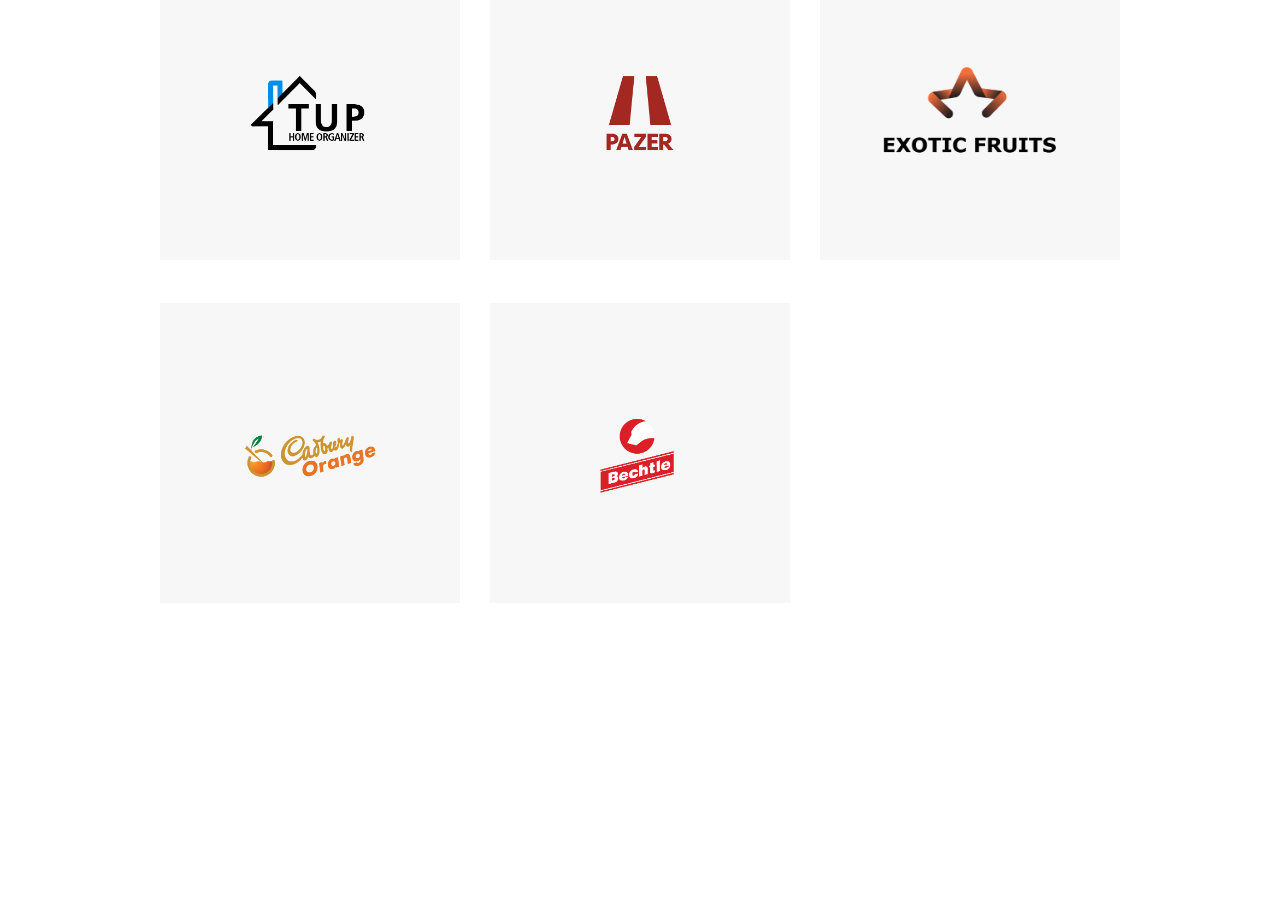
<file: index.html>
<!DOCTYPE html>
<html lang="en">
<head>
   <title>my website</title>
   <link rel="stylesheet" href="style.css">
   <link rel="shortcut icon" type="image/png" href="image/fibicon.png">
</head>
<body>
    <header>
        <h1>John Pagaoa</h1>
        
        <nav>
            <ul class="nav_links">
                <li><a href="index.html">Home</a></li>
                <li><a href="about.html">About</a></li>
            </ul>

        </nav>
        <a class="cta" href="https://www.instagram.com/john_pagaoa/" target="_blank"><button>instagram</button></a>
    </header>
    
    
    <section>
        <div class="main">
            <a href="pages/k9_coach.html"><img class="img-logo" src="image/logo/k9_coach.png" alt="k9 coach logo"/></a>
            <a href="pages/falls_cafe.html"><img class="img-logo" src="image/logo/falls_cafe.png" alt="fall cafe logo"/></a>
            <a href="pages/volt.html"><img class="img-logo" src="image/logo/volt.png" alt="volt logo"/></a>
            <a href="pages/tup.html"><img class="img-logo" src="image/logo/tup.png" alt="k9 coach logo"/></a>
            <a href="pages/pazer.html"><img class="img-logo" src="image/logo/pazer.png" alt="pazer logo"/></a>
            <a href="pages/exotic_fruits.html"><img class="img-logo" src="image/logo/exotic_fruits.png" alt="k9 coach logo"/></a>
            <a href="pages/cadbury.html"><img class="img-logo" src="image/logo/cadbury.png" alt="k9 coach logo"/></a>
            <a href="pages/bechtle.html"><img class="img-logo" src="image/logo/bechtle.png" alt="k9 coach logo"/></a>

        </div>

     

     

    </section>


    </div>
   
</body>

</html>
</file>
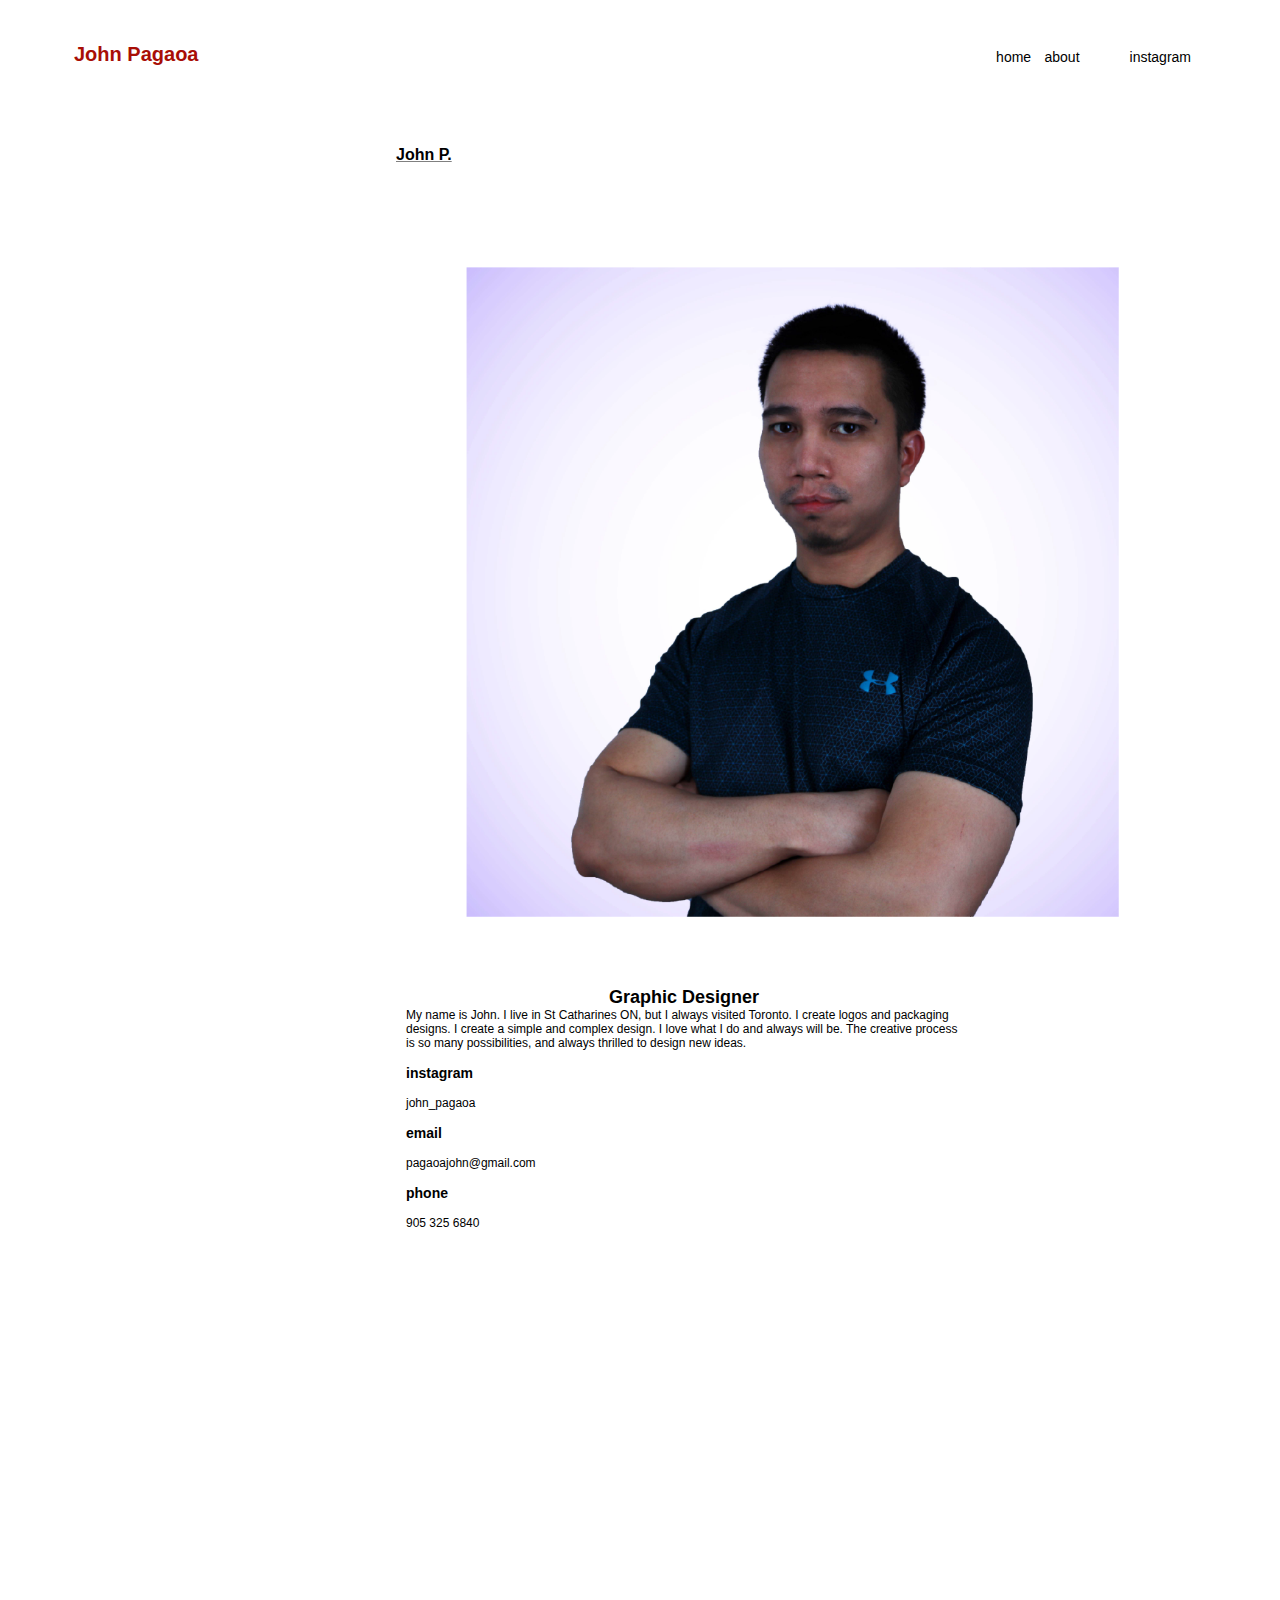
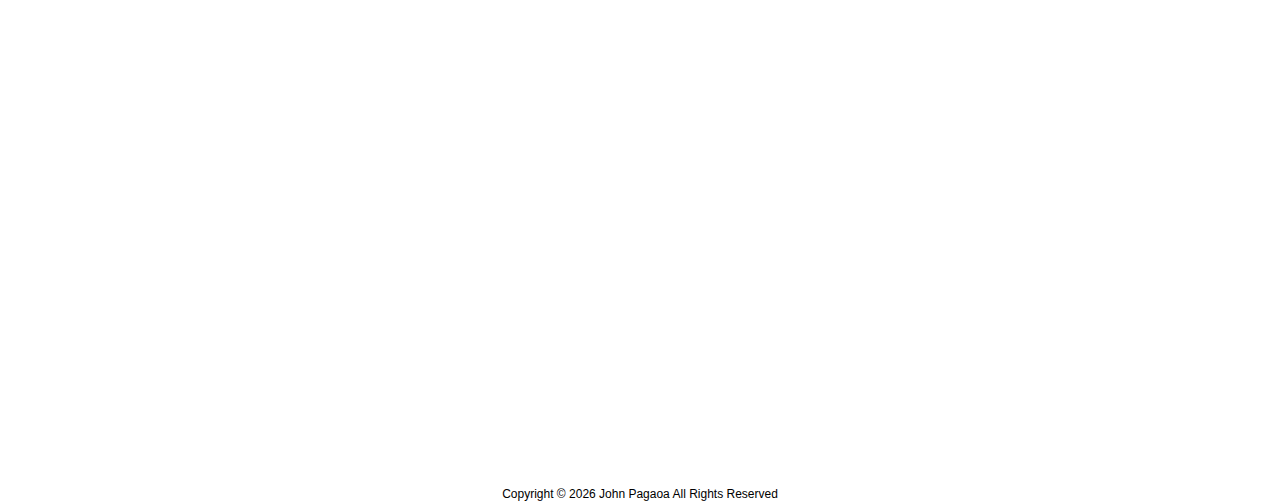
<file: about.html>
<!DOCTYPE html>
<html lang="en">
<head>
   <title>my website</title>
   <link rel="stylesheet" href="style.css">
   <link rel="shortcut icon" type="image/png" href="image/fibicon.png">
</head>
<body>
    <header>
        <h1>John Pagaoa</h1>
        
        <nav>
            <ul class="nav_links">
                <li><a href="index.html">home</a></li>
                <li><a href="about.html">about</a></li>
            </ul>

        </nav>
        <a class="cta" href="https://www.instagram.com/john_pagaoa/" target="_blank"><button>instagram</button></a>
    </header>
    
    
    
    
    <section>
        <div class="grid">
            <div class="item"><h3>John P.</h3><img class="img-sub" src="..//image/photo.png" alt="my pic"/></a></div>
            <div class="item-text"><p> <h2>Graphic Designer</h2>
               My name is John. I live in St Catharines ON, but I always visited Toronto. I create logos and packaging designs. I create a simple and complex design. I love what I do and always will be. The creative process is so many possibilities, and always thrilled to design new ideas. 
               
               <h4>instagram</h4>
               john_pagaoa
               <h4>email</h4>
               pagaoajohn@gmail.com

               <h4>phone</h4>
              905 325 6840
            </p></a></div>

            
        </div>
    </section>

    
    
    
    
    <footer id="footer">
        <p>Copyright &copy; <script>document.write(new Date().getFullYear())</script> John Pagaoa All Rights Reserved</p>
        

    </footer>
</body>
</html>
</file>
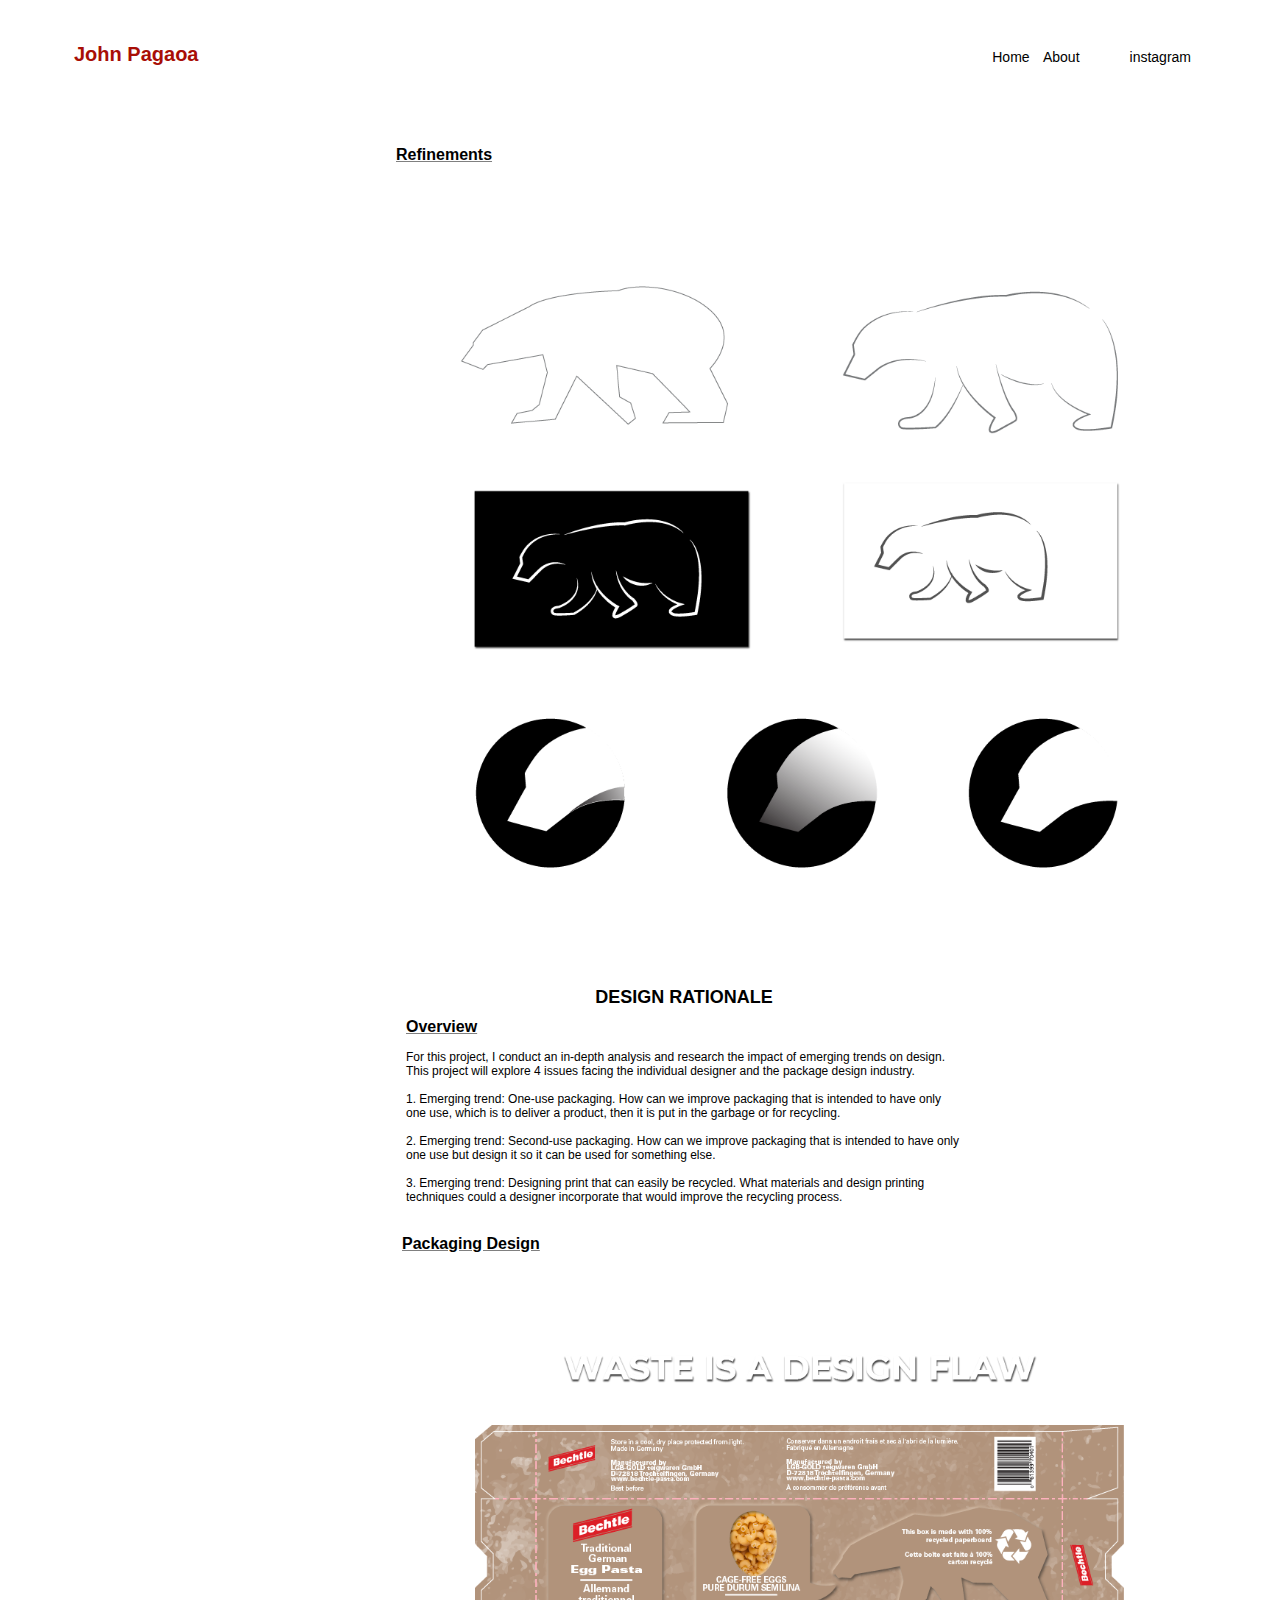
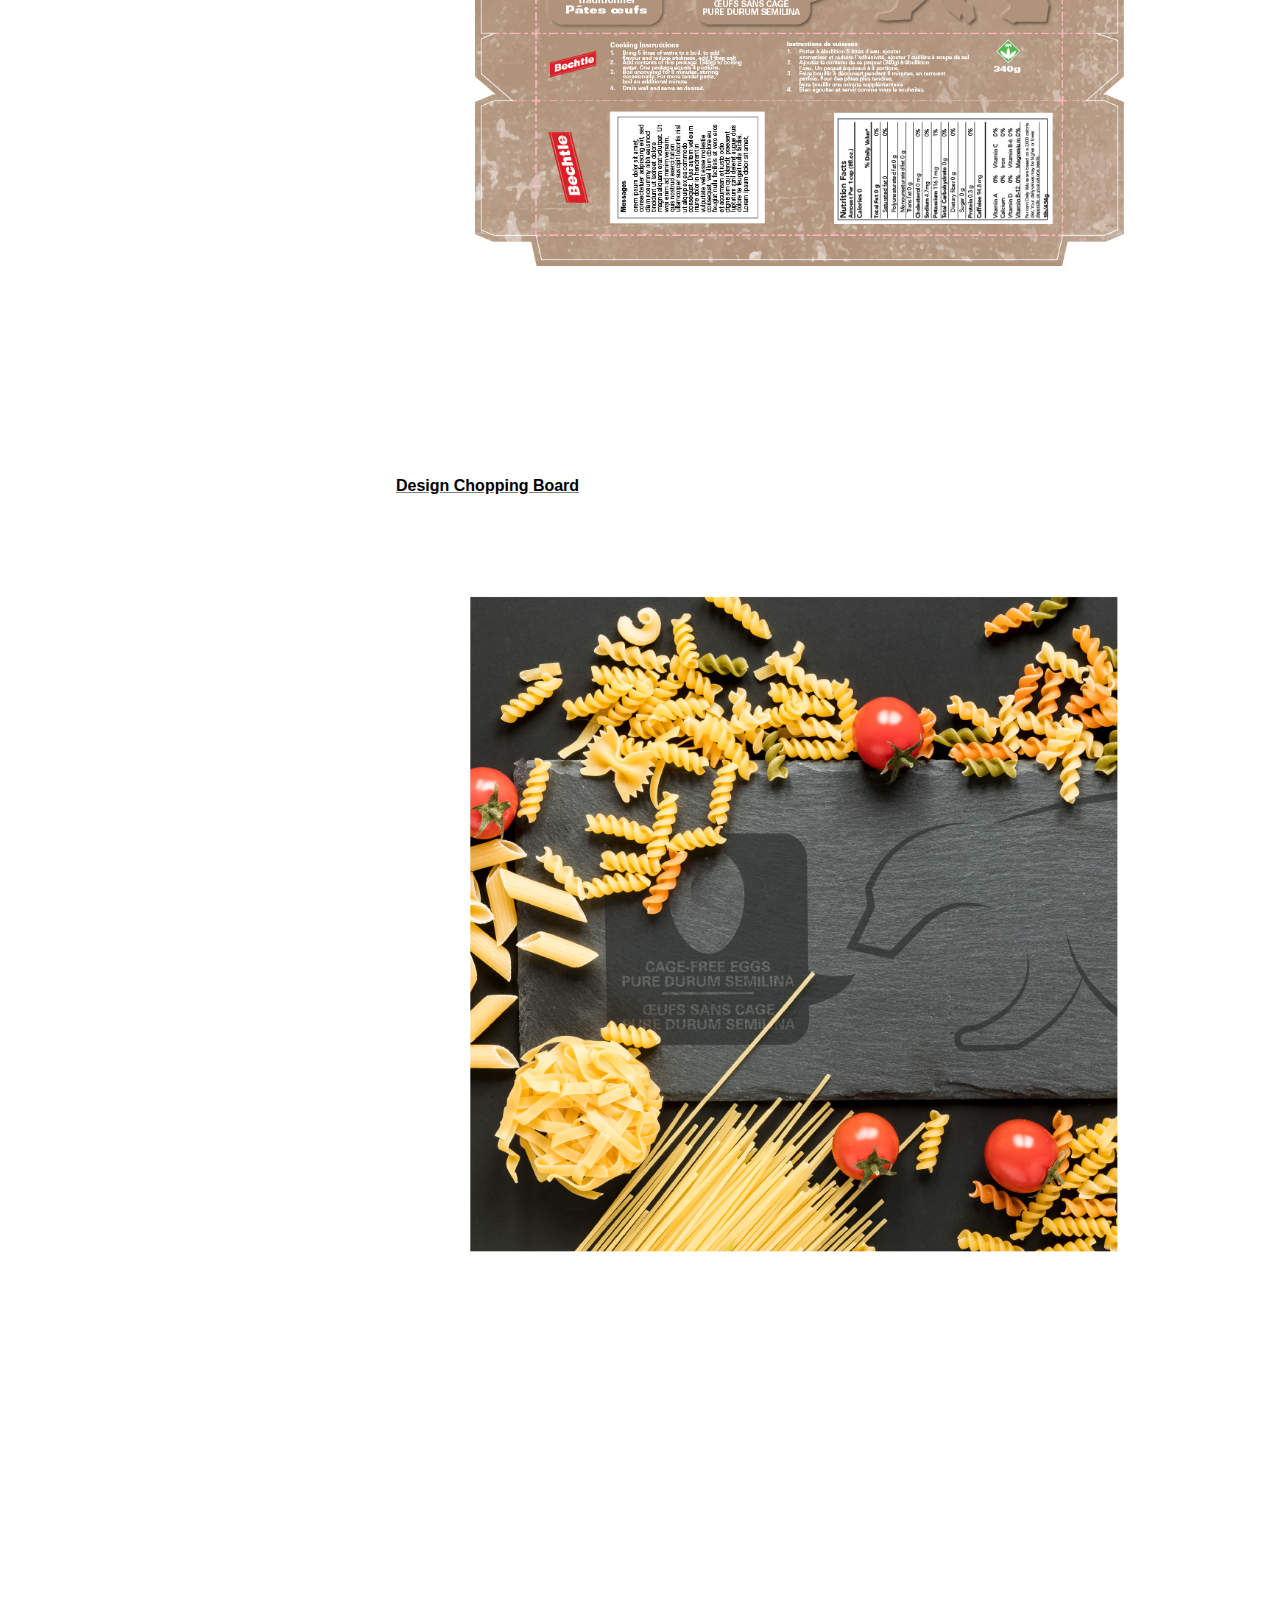
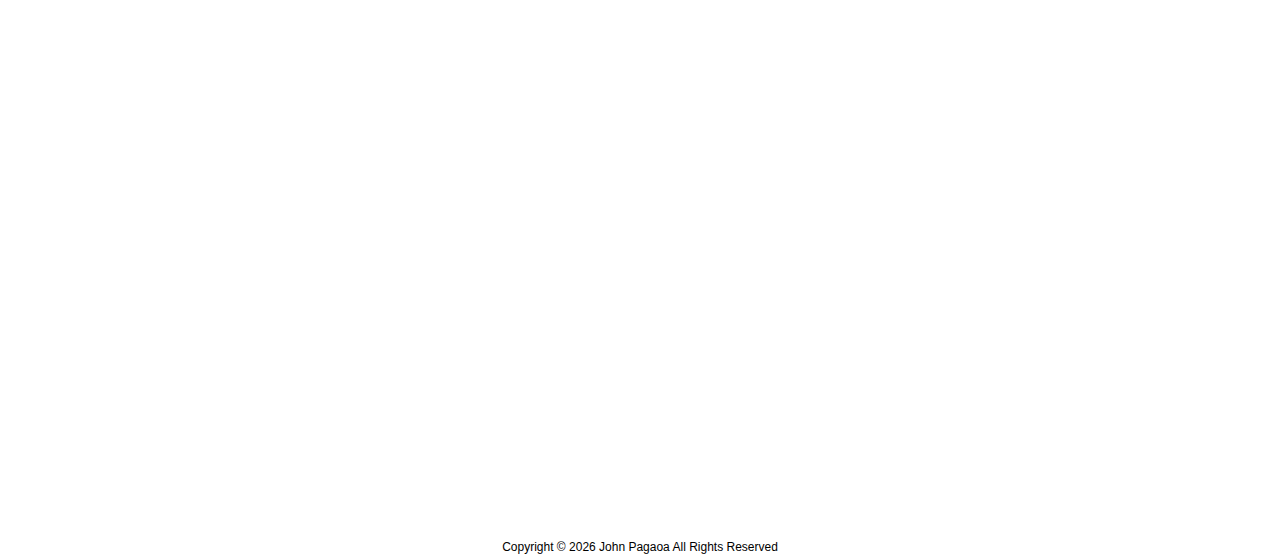
<file: pages/bechtle.html>
<!DOCTYPE html>
<html lang="en">
<head>
   <title>my website</title>
   <link rel="stylesheet" href="..//style.css">
   <link rel="shortcut icon" type="image/png" href="..//image/fibicon.png">

</head>
<body>
    <header>
        <h1>John Pagaoa</h1>
        
        <nav>
            <ul class="nav_links">
                <li><a href="..//index.html">Home</a></li>
                <li><a href="..//about.html">About</a></li>
            </ul>

        </nav>
        <a class="cta" href="https://www.instagram.com/john_pagaoa/" target="_blank"><button>instagram</button></a>
    </header>
    
    <section>
      
        <div class="grid">
            <div class="item"><h3>Refinements</h3><img class="img-sub" src="..//image/bechtle/logo.png" alt="falls cafe logo refinements phase 1"/></a></div>
            <div class="item-text"><p> <h2>DESIGN RATIONALE</h2>
               <h3>Overview</h3>
               <br>
               For this project, I conduct an in-depth analysis and research the impact of emerging trends on design. This project will explore 4 issues facing the individual designer and the package design industry.
               <br>
                <br>1. Emerging trend: One-use packaging. How can we improve packaging that is intended to have only one use, which is to deliver a product, then it is put in the garbage or for recycling.
                <br>
                <br>2. Emerging trend: Second-use packaging. How can we improve packaging that is intended to have only one use but design it so it can be used for something else.
                <br>
                <br>3. Emerging trend: Designing print that can easily be recycled. What materials and design printing techniques could a designer incorporate that would improve the recycling process. 
         
            </p></a></div>
            <div class="item"><h3>Packaging Design</h3><img class="img-sub" src="..//image/bechtle/mockup1.png" alt="bechtle packaging concept"/></a></div>
            <div class="item"><h3>Design Chopping Board</h3><img class="img-sub" src="..//image/bechtle/mockup2.png" alt="chopping board mockup"/></a></div>
            
        </div>

        <a href="#"><i class="fas fa-chevron-circle-up"></i></a>            
    </section>

    
    
    
    
    <footer id="footer">
        <p>Copyright &copy; <script>document.write(new Date().getFullYear())</script> John Pagaoa All Rights Reserved</p>
        

    </footer>
</body>
</html>
</file>
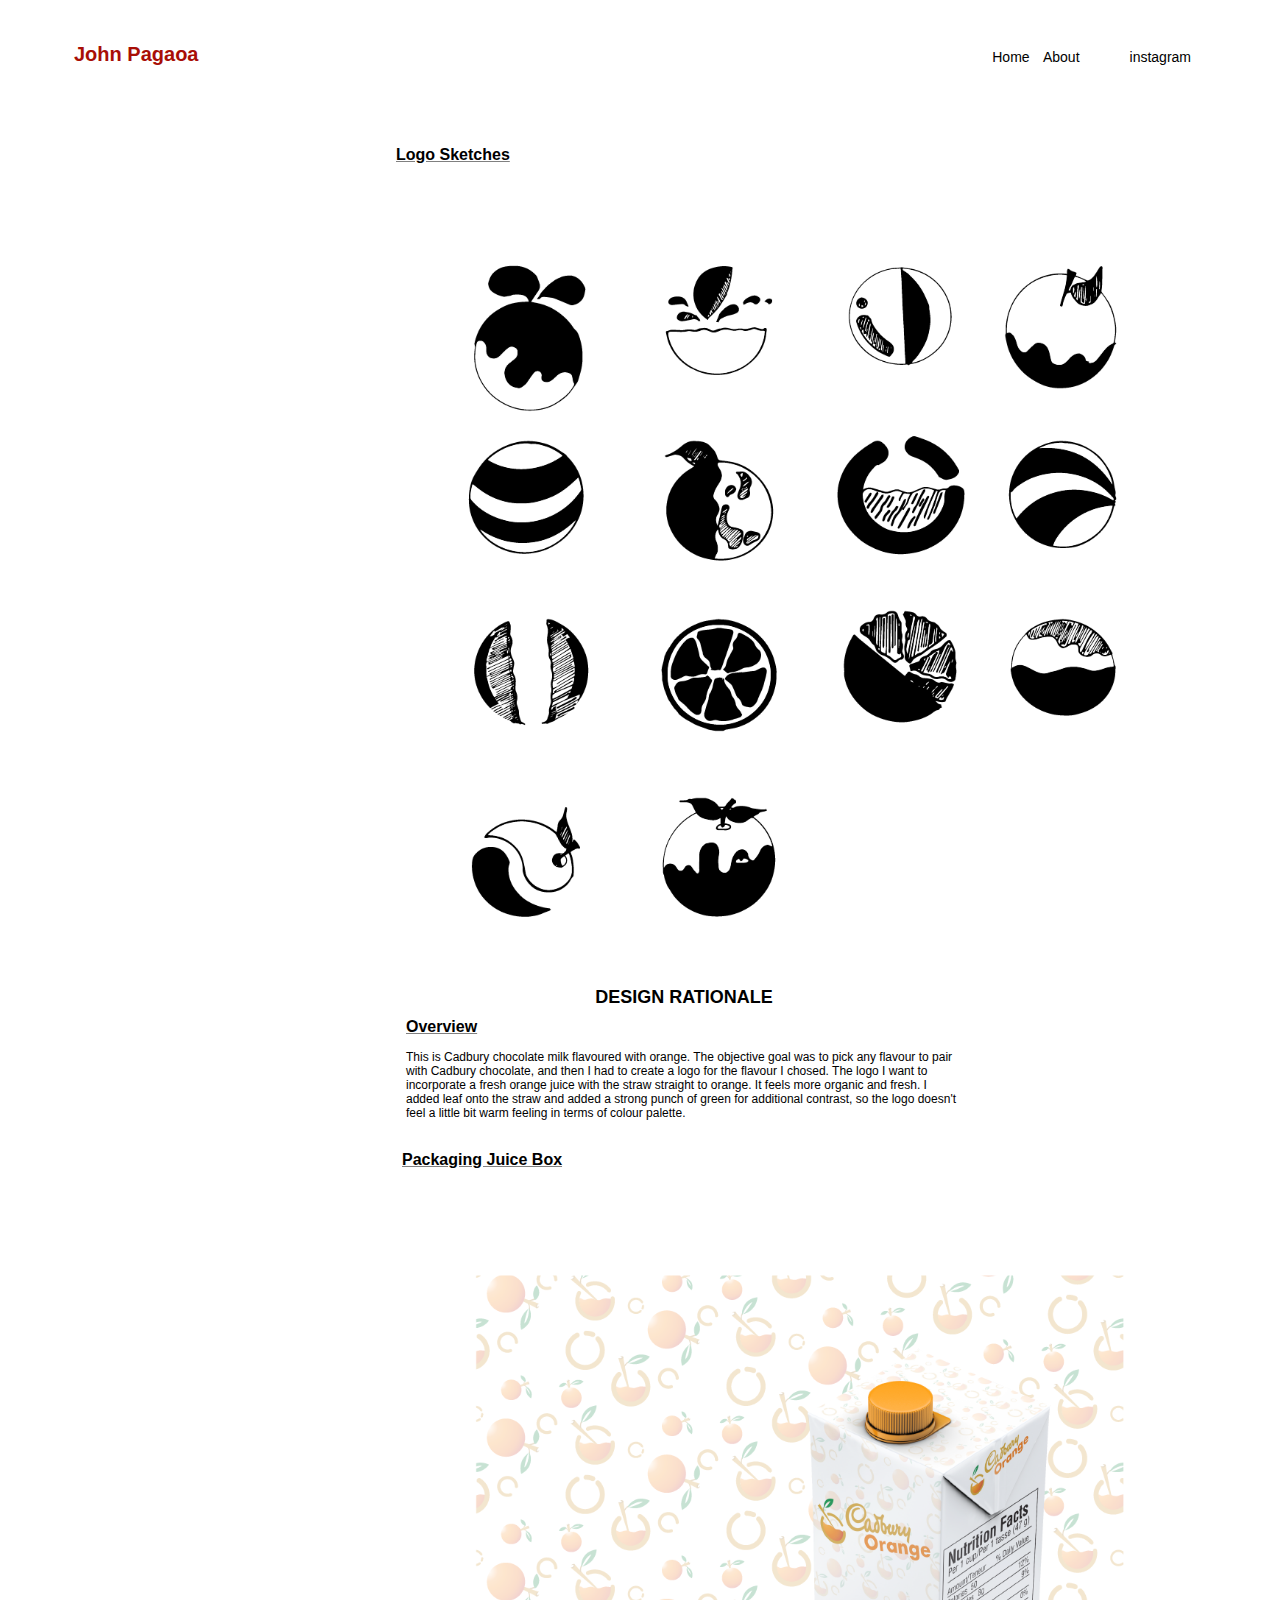
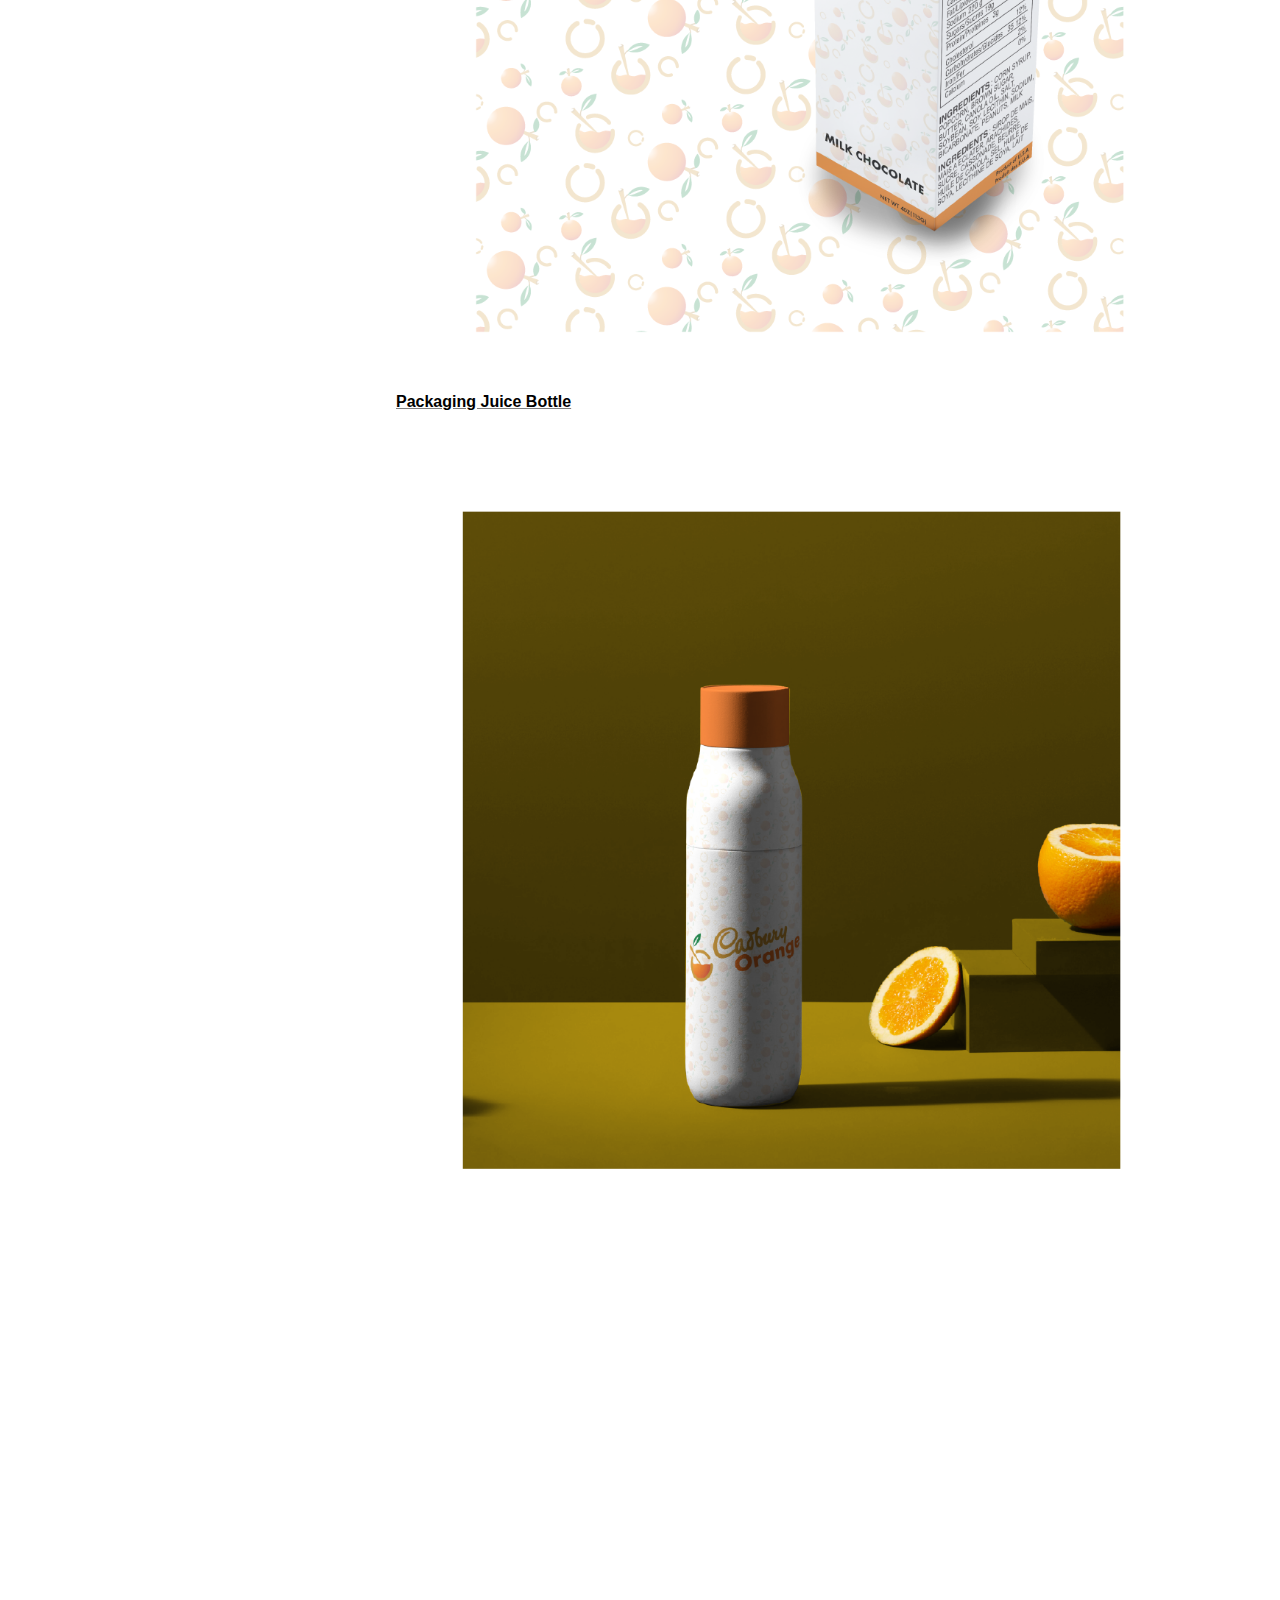
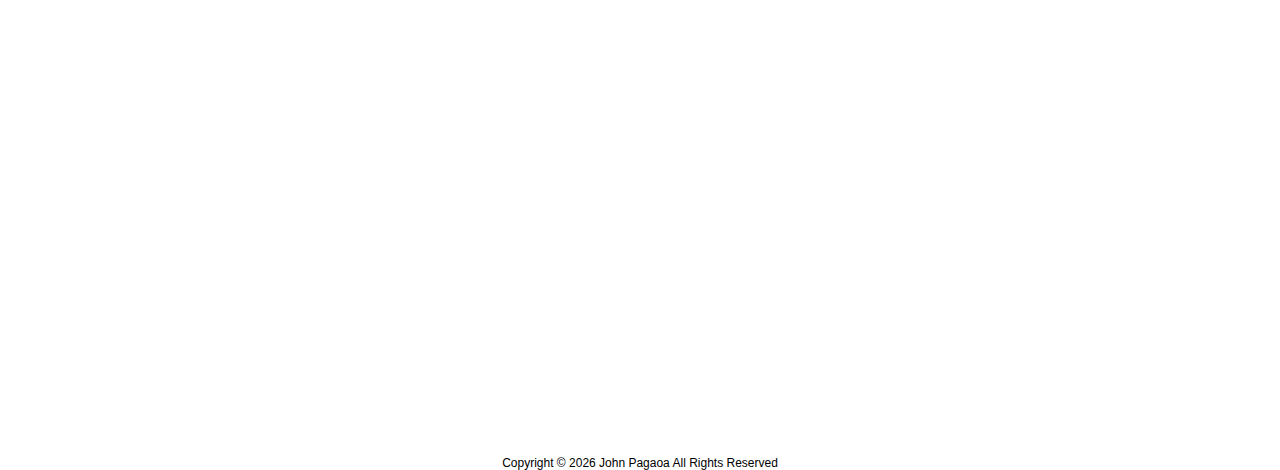
<file: pages/cadbury.html>
<!DOCTYPE html>
<html lang="en">
<head>
   <title>my website</title>
   <link rel="stylesheet" href="..//style.css">
   <link rel="shortcut icon" type="image/png" href="..//image/fibicon.png">
</head>
<body>
    <header>
        <h1>John Pagaoa</h1>
        
        <nav>
            <ul class="nav_links">
                <li><a href="..//index.html">Home</a></li>
                <li><a href="..//about.html">About</a></li>
            </ul>

        </nav>
        <a class="cta" href="https://www.instagram.com/john_pagaoa/" target="_blank"><button>instagram</button></a>
    </header>

    <section>
      
        <div class="grid">
            <div class="item"><h3>Logo Sketches</h3><img class="img-sub" src="..//image/cadbury/cadbury.png" alt="cadbury sketches"/></a></div>
            <div class="item-text"><p> <h2>DESIGN RATIONALE</h2>
               <h3>Overview</h3>
               <br>This is Cadbury chocolate milk flavoured with orange. The objective goal was to pick any flavour to pair with Cadbury chocolate, and then I had to create a logo for the flavour I chosed. 
               The logo I want to incorporate a fresh orange juice with the straw straight to orange. It feels more organic and fresh. I added leaf onto the straw and added a strong punch of green for additional contrast, so the logo doesn't feel a little bit warm feeling in terms of colour palette.
            </p></a></div>
            <div class="item"><h3>Packaging Juice Box</h3><img class="img-sub" src="..//image/cadbury/mockup2.png" alt="box packaging"/></a></div>
            <div class="item"><h3>Packaging Juice Bottle</h3><img class="img-sub" src="..//image/cadbury/mockup1.png" alt="bottle mockup design"/></a></div>
           
            
        </div>
            
    </section>


    <footer id="footer">
       <p>Copyright &copy; <script>document.write(new Date().getFullYear())</script> John Pagaoa All Rights Reserved</p>
        

    </footer>
    </div>
</file>
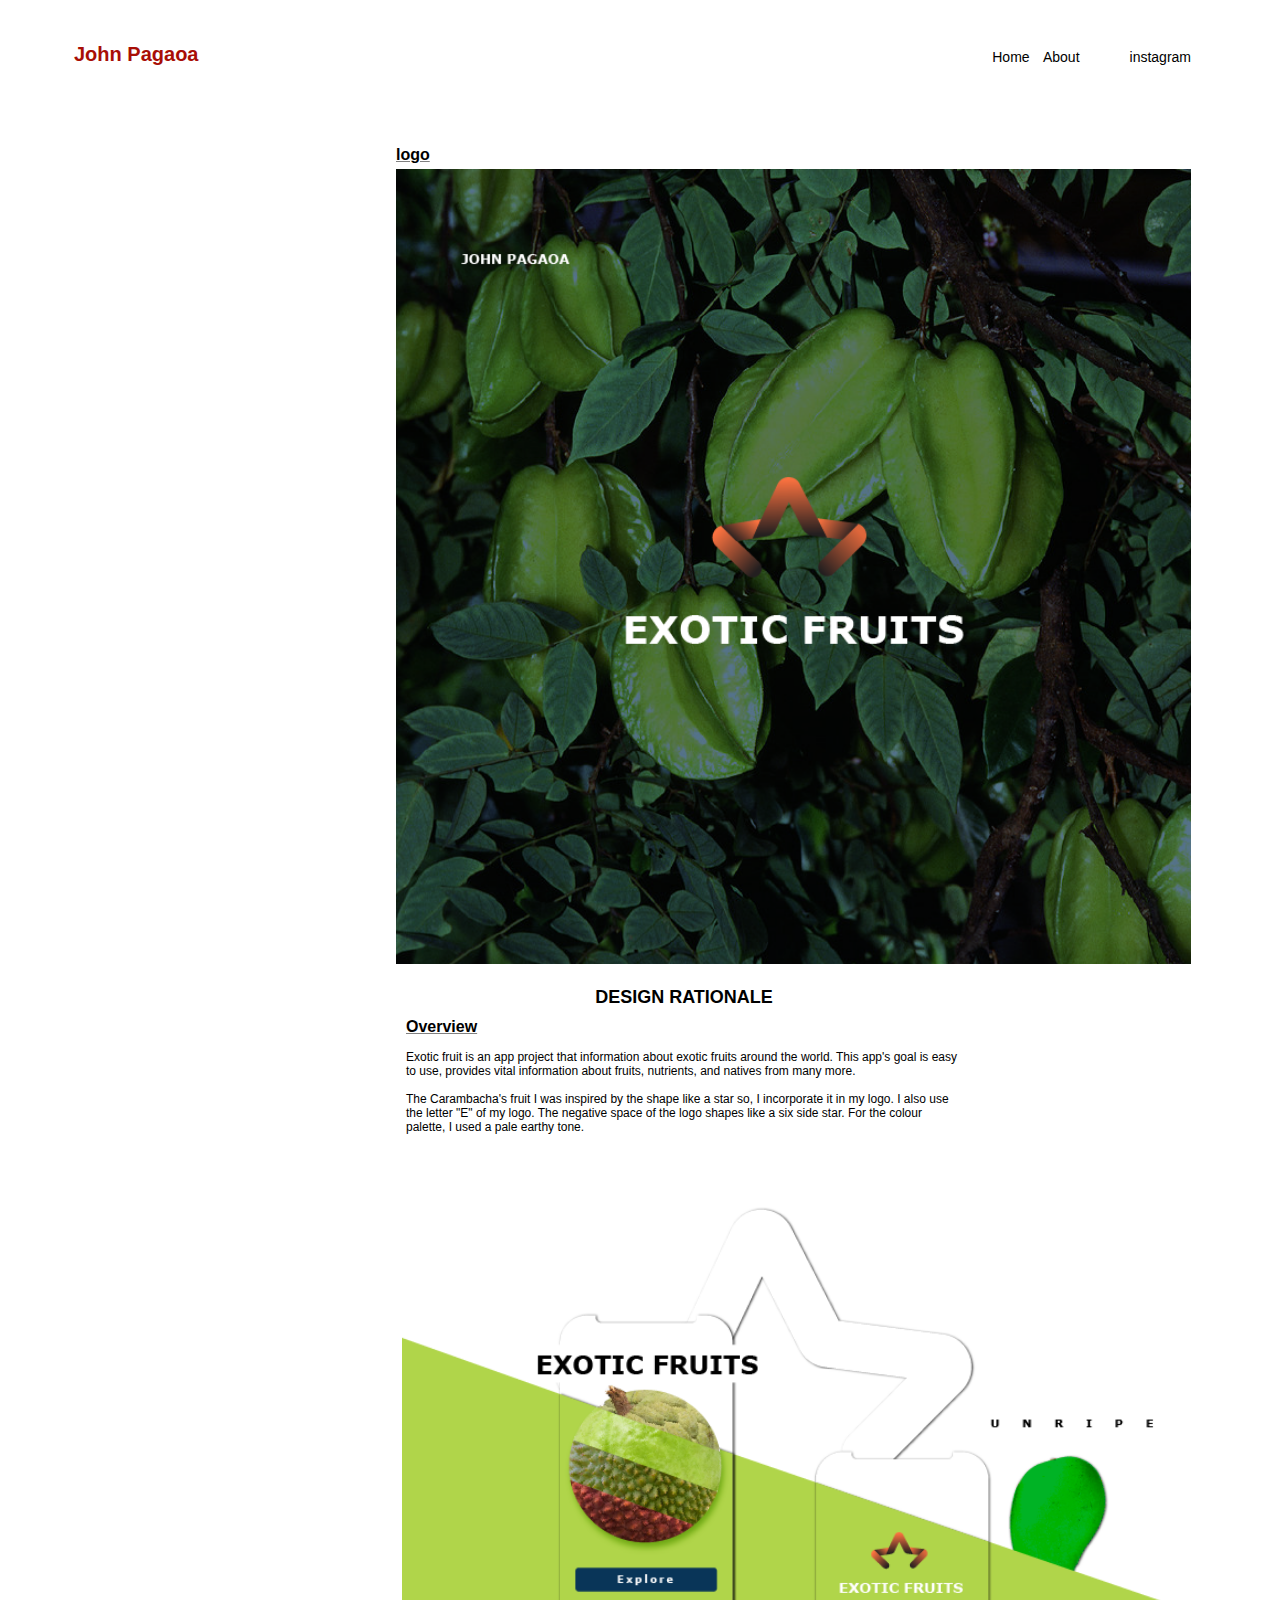
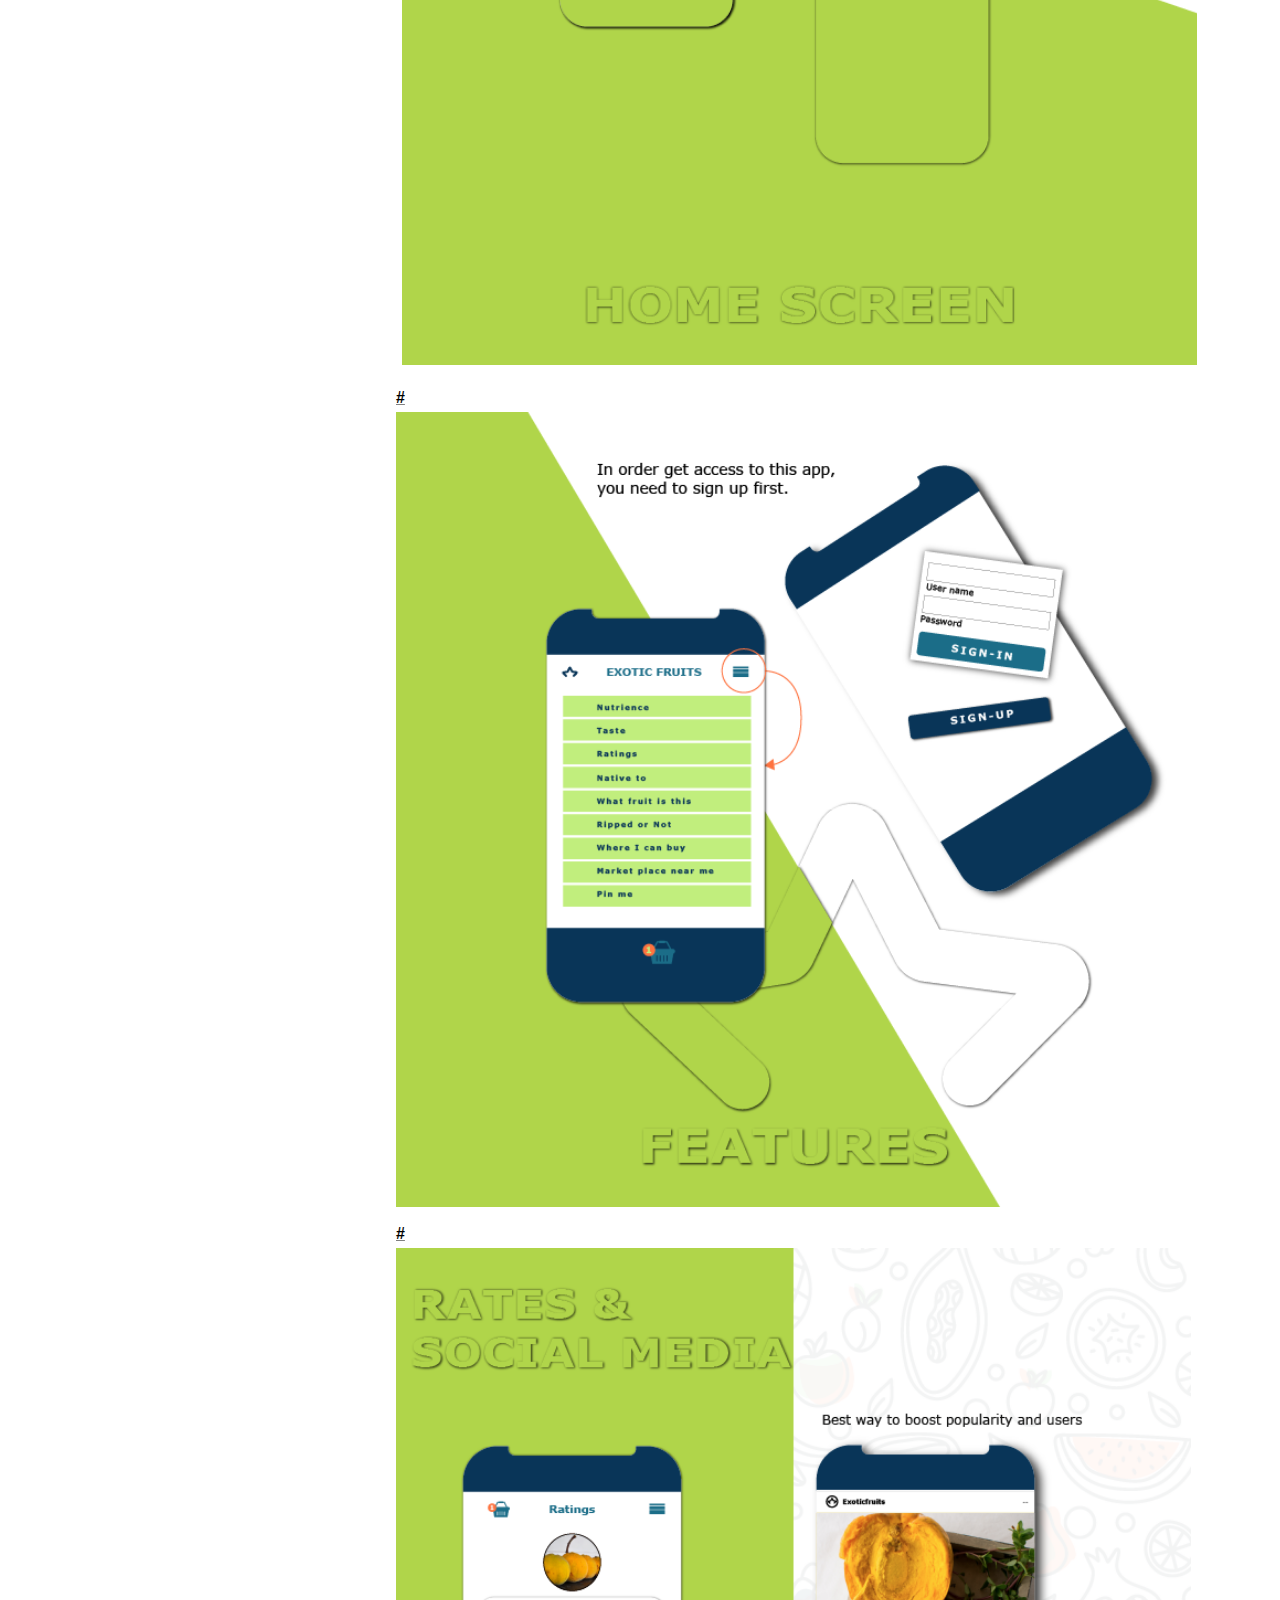
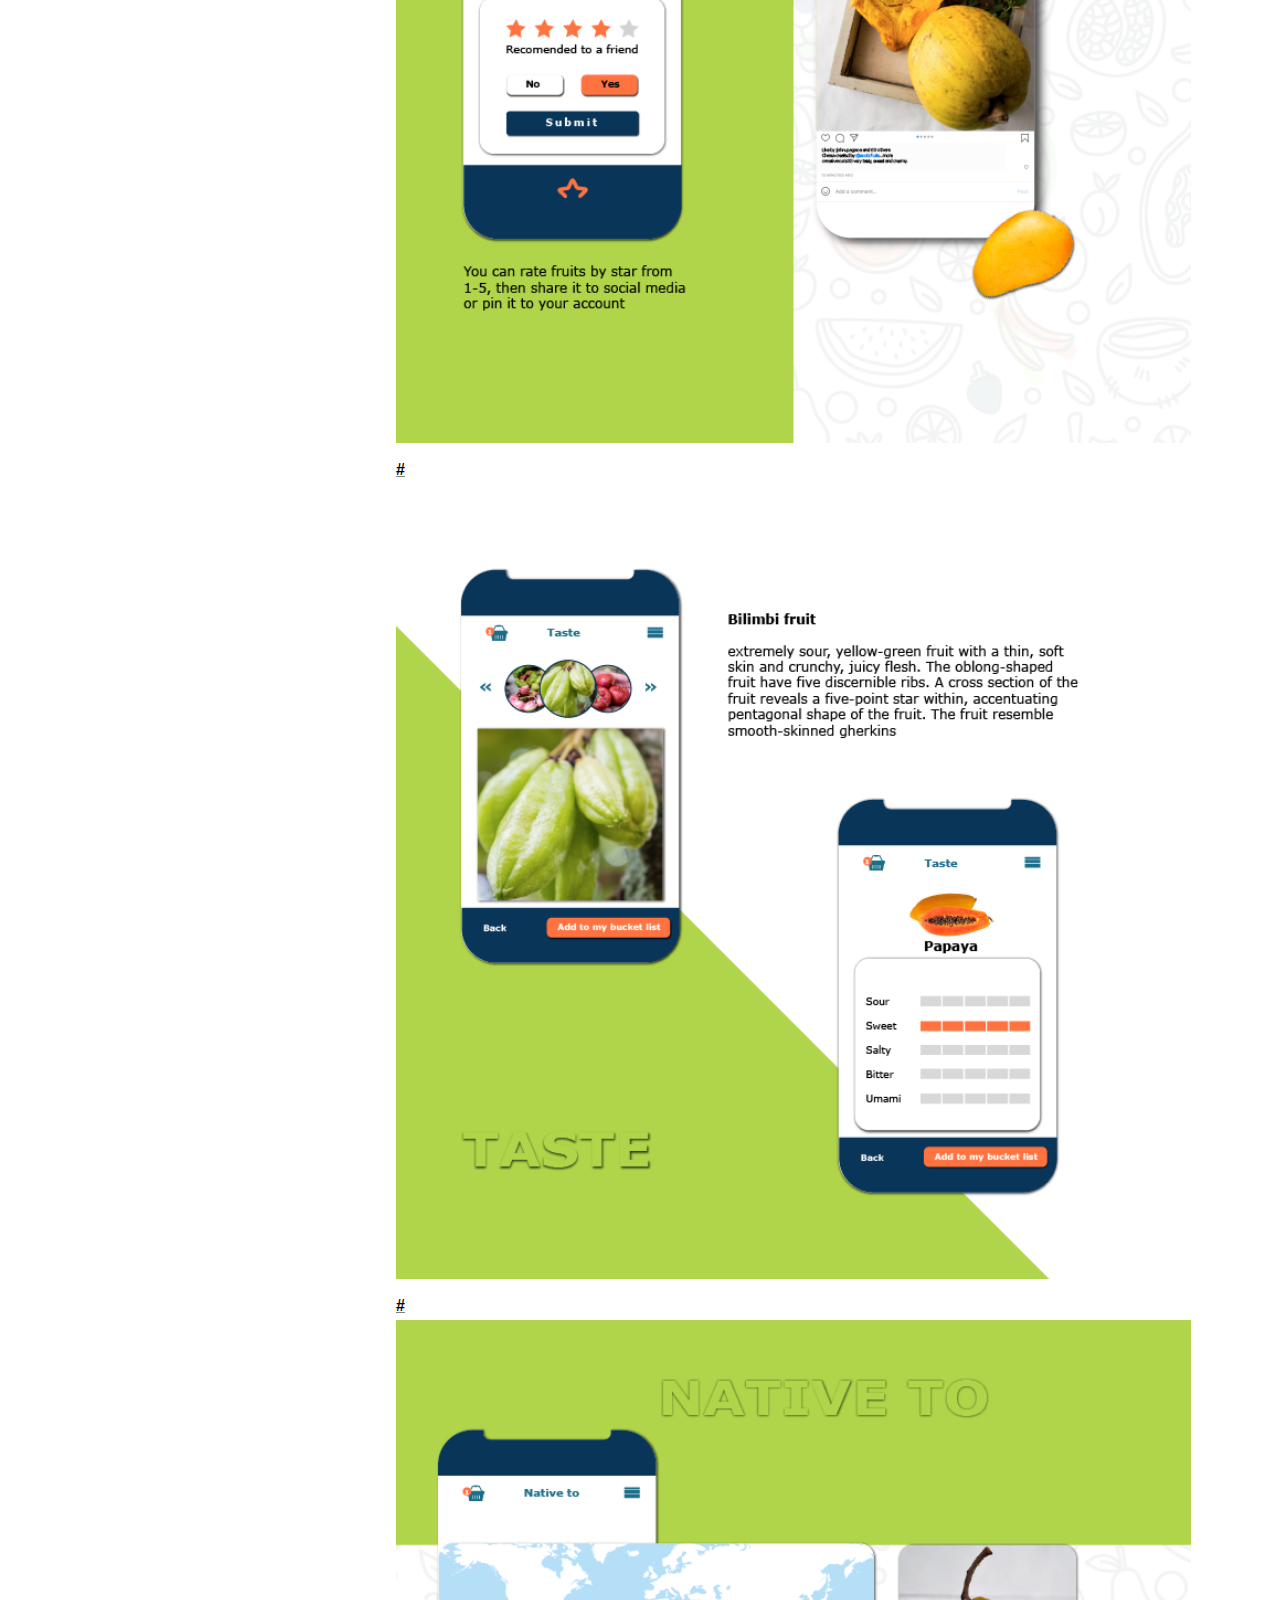
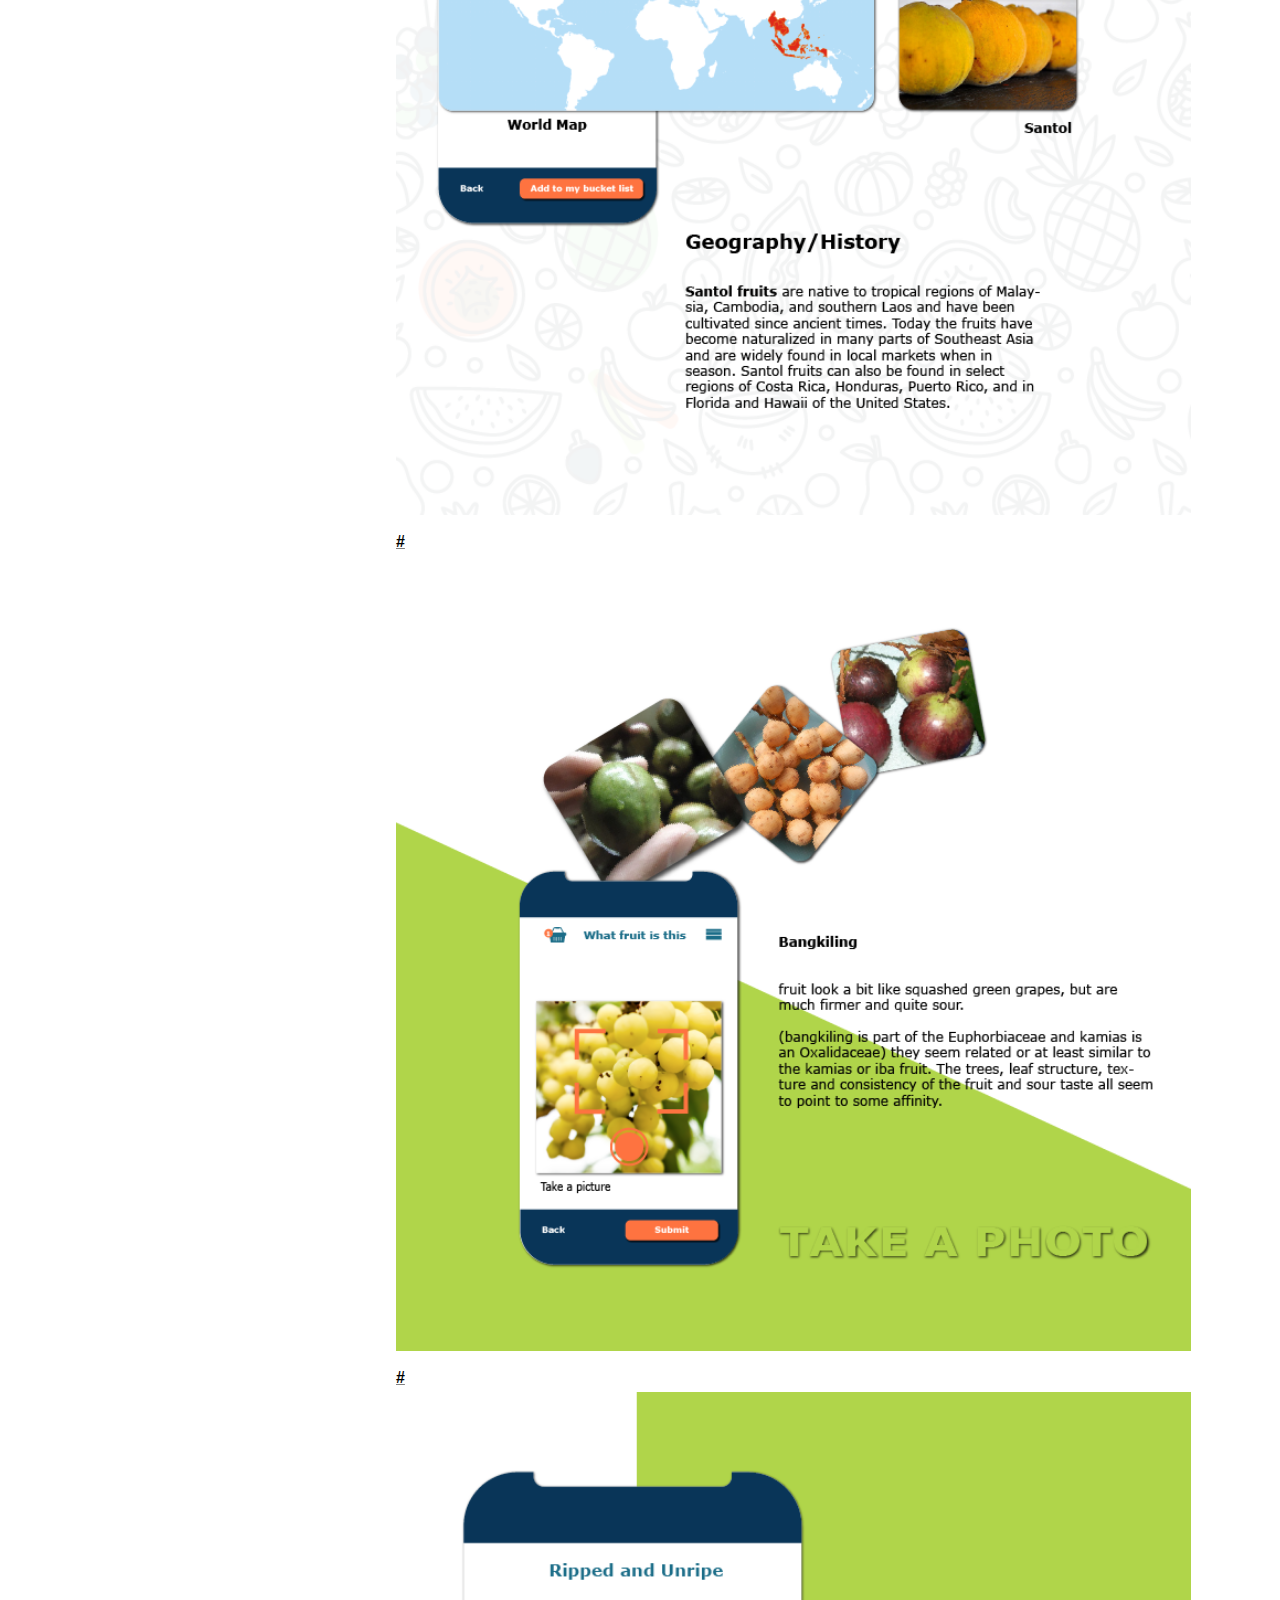
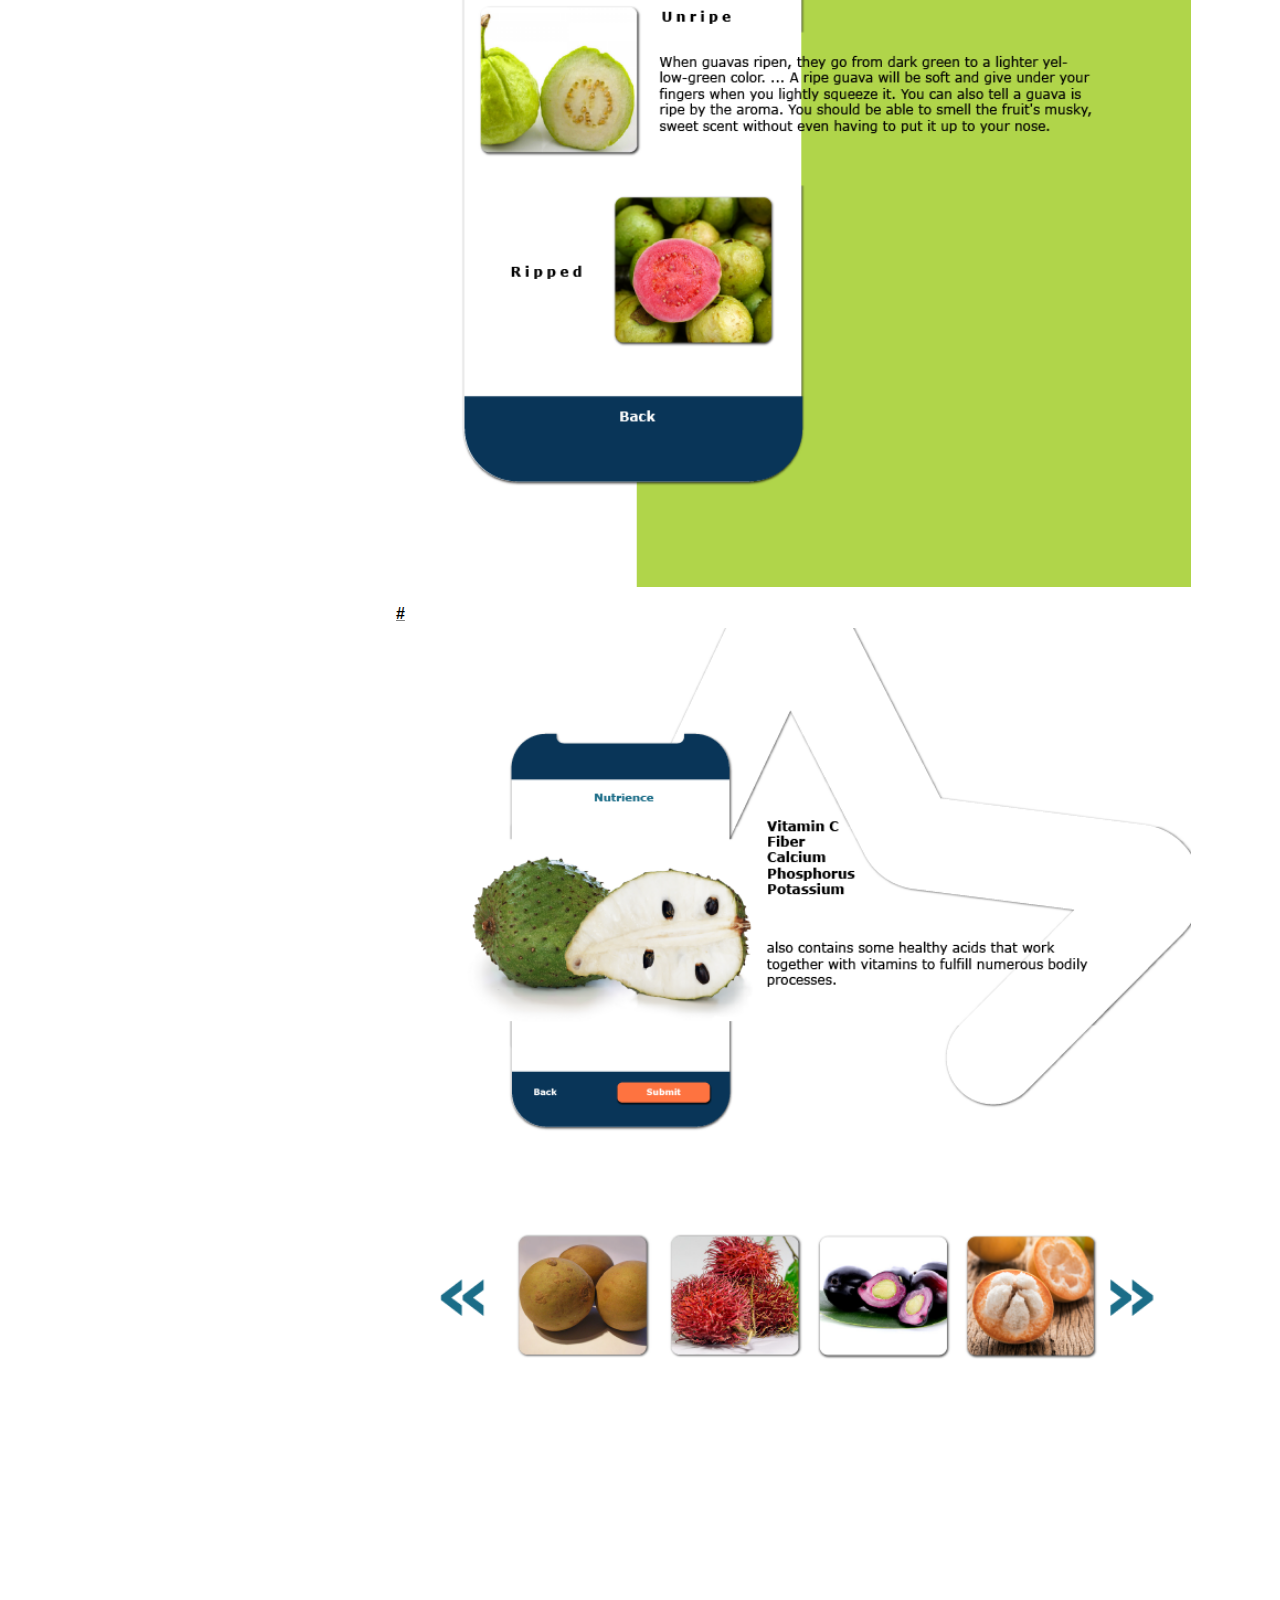
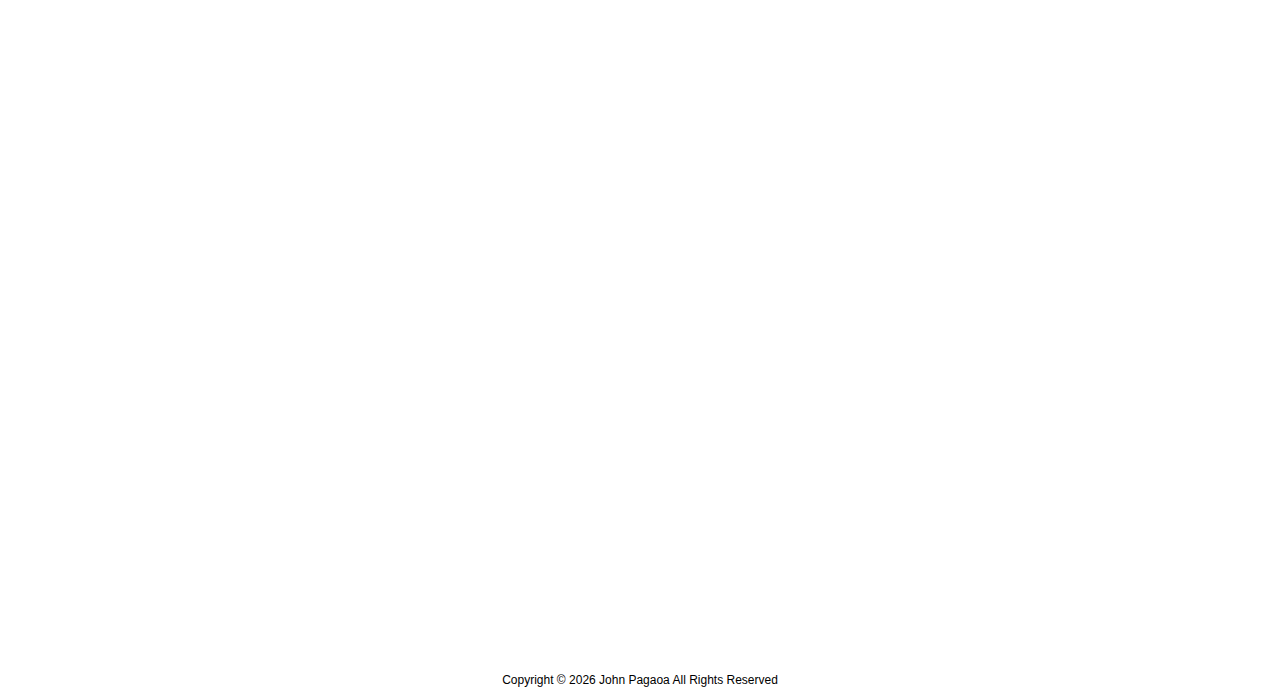
<file: pages/exotic_fruits.html>
<!DOCTYPE html>
<html lang="en">
<head>
   <title>my website</title>
   <link rel="stylesheet" href="..//style.css">
   <link rel="shortcut icon" type="image/png" href="..//image/fibicon.png">
</head>
<body>
    <header>
        <h1>John Pagaoa</h1>
        
        <nav>
            <ul class="nav_links">
                <li><a href="..//index.html">Home</a></li>
                <li><a href="..//about.html">About</a></li>
            </ul>

        </nav>
        <a class="cta" href="https://www.instagram.com/john_pagaoa/" target="_blank"><button>instagram</button></a>
    </header>

    <section>
      
        <div class="grid">
            <div class="item"><h3>logo</h3><img class="img-sub" src="..//image/exotic-fruits/1.png" alt="logo refinements"/></a></div>
            <div class="item-text"><p> <h2>DESIGN RATIONALE</h2>
               <h3>Overview</h3>
               <br>
               Exotic fruit is an app project that information about exotic fruits around the world. This app's goal is easy to use, provides vital information about fruits, nutrients, and natives from many more. 
               <br>
               <br>
               
               The Carambacha's fruit I was inspired by the shape like a star so, I incorporate it in my logo. I also use the letter "E" of my logo. The negative space of the logo shapes like a six side star. For the colour palette, I used a pale earthy tone.
            </p></a></div>
            <div class="item"><h3></h3><img class="img-sub" src="..//image/exotic-fruits/2.png" alt="logo with dark background"/></a></div>
            <div class="item"><h3>#</h3><img class="img-sub" src="..//image/exotic-fruits/3.png" alt="logo with dark background"/></a></div>
            <div class="item"><h3>#</h3><img class="img-sub" src="..//image/exotic-fruits/4.png" alt="logo with dark background"/></a></div>
            <div class="item"><h3>#</h3><img class="img-sub" src="..//image/exotic-fruits/5.png" alt="logo with dark background"/></a></div>
            <div class="item"><h3>#</h3><img class="img-sub" src="..//image/exotic-fruits/6.png" alt="logo with dark background"/></a></div>
            <div class="item"><h3>#</h3><img class="img-sub" src="..//image/exotic-fruits/7.png" alt="app feature"/></a></div>
            <div class="item"><h3>#</h3><img class="img-sub" src="..//image/exotic-fruits/8.png" alt="coffee cup monkup1"/></a></div>
            <div class="item"><h3>#</h3><img class="img-sub" src="..//image/exotic-fruits/9.png" alt="logo with dark background"/></a></div>
        </div>
            
    </section>
    <footer id="footer">
        <div>
            <p>Copyright &copy; <script>document.write(new Date().getFullYear())</script> John Pagaoa All Rights Reserved</p>
    </div>
</file>
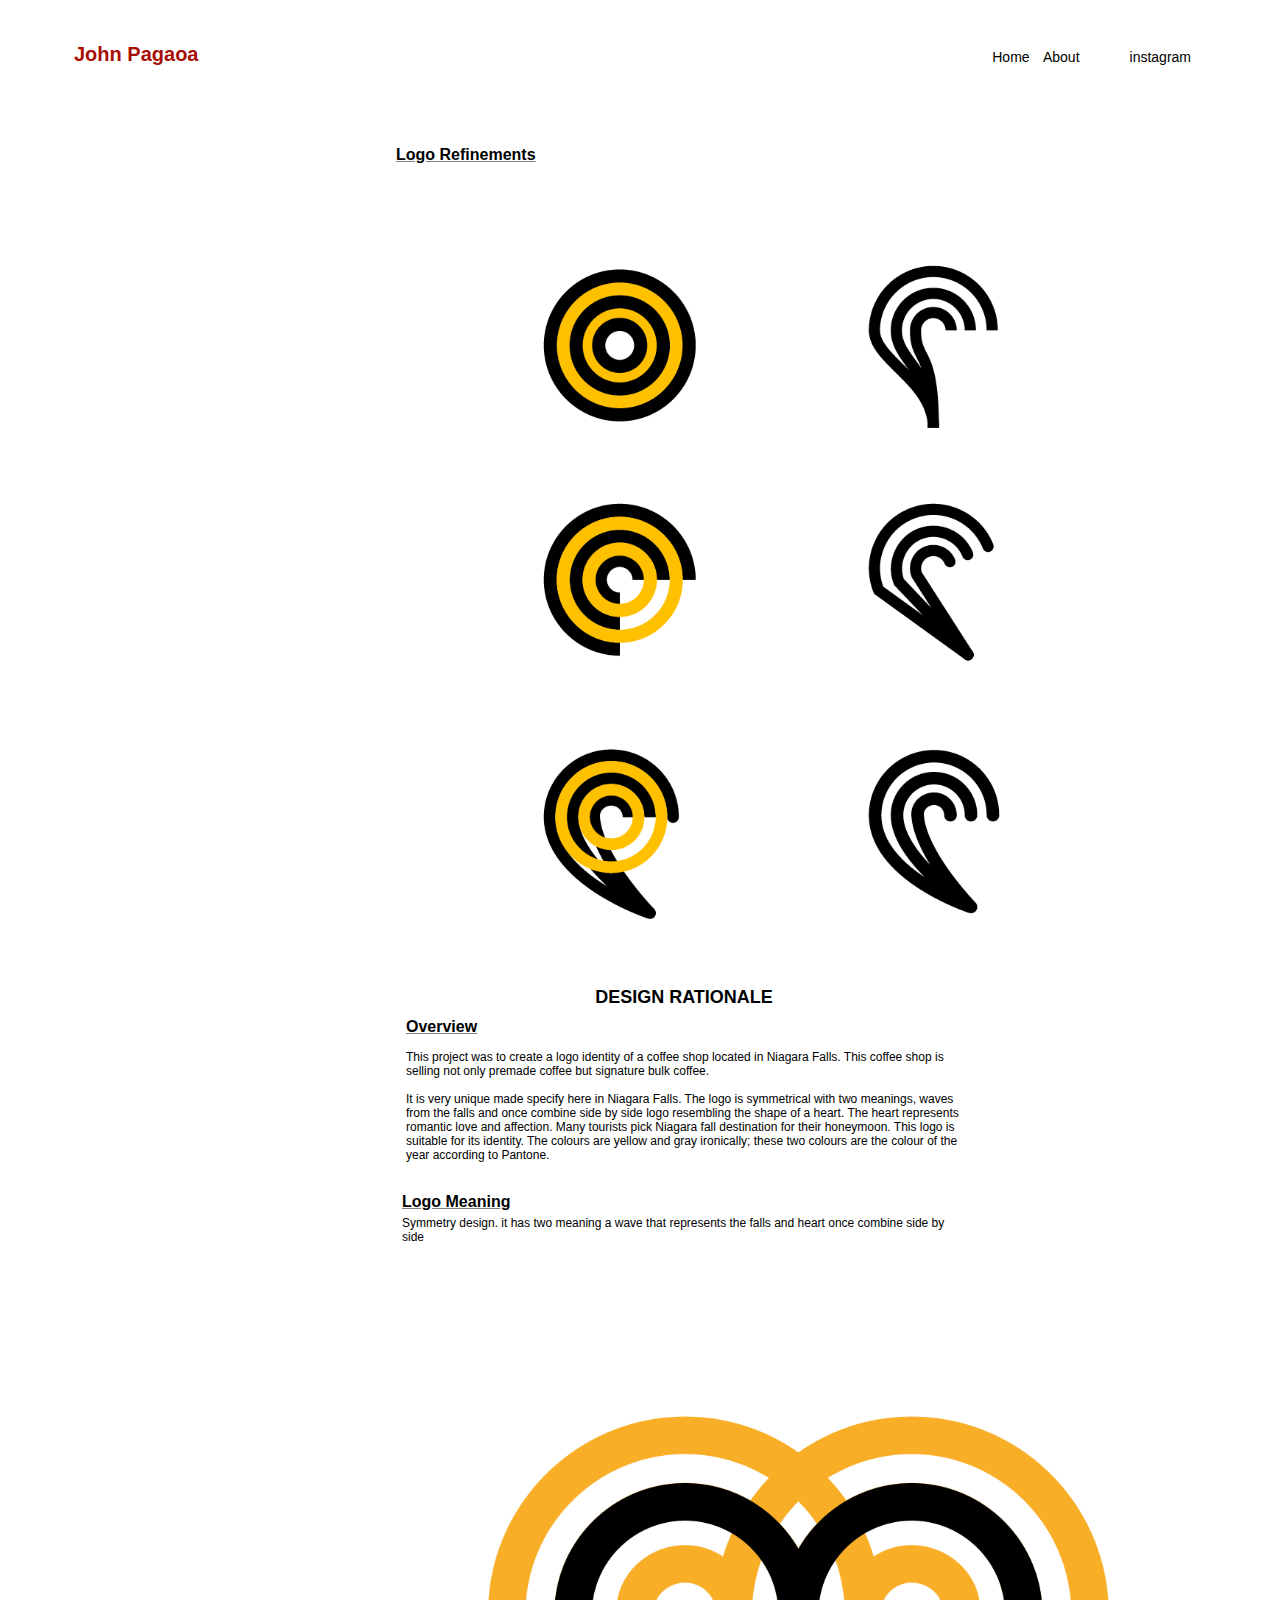
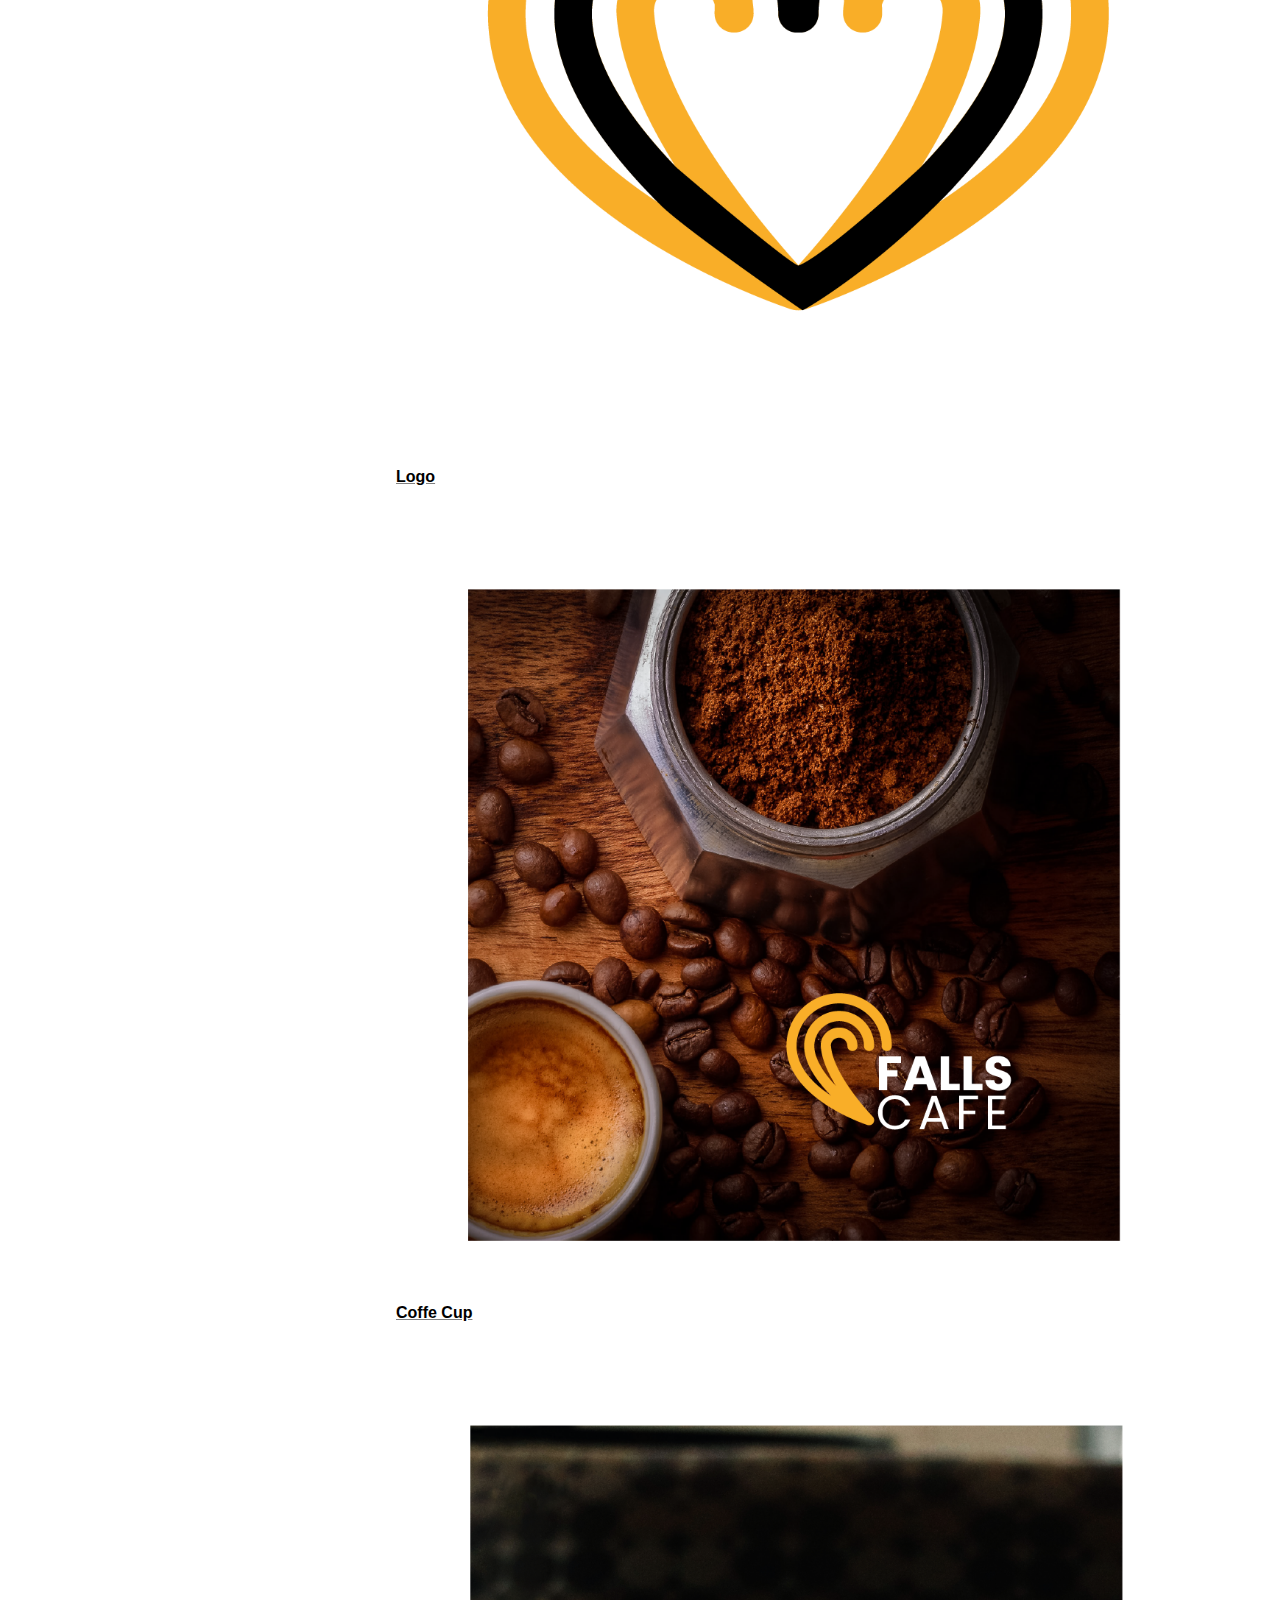
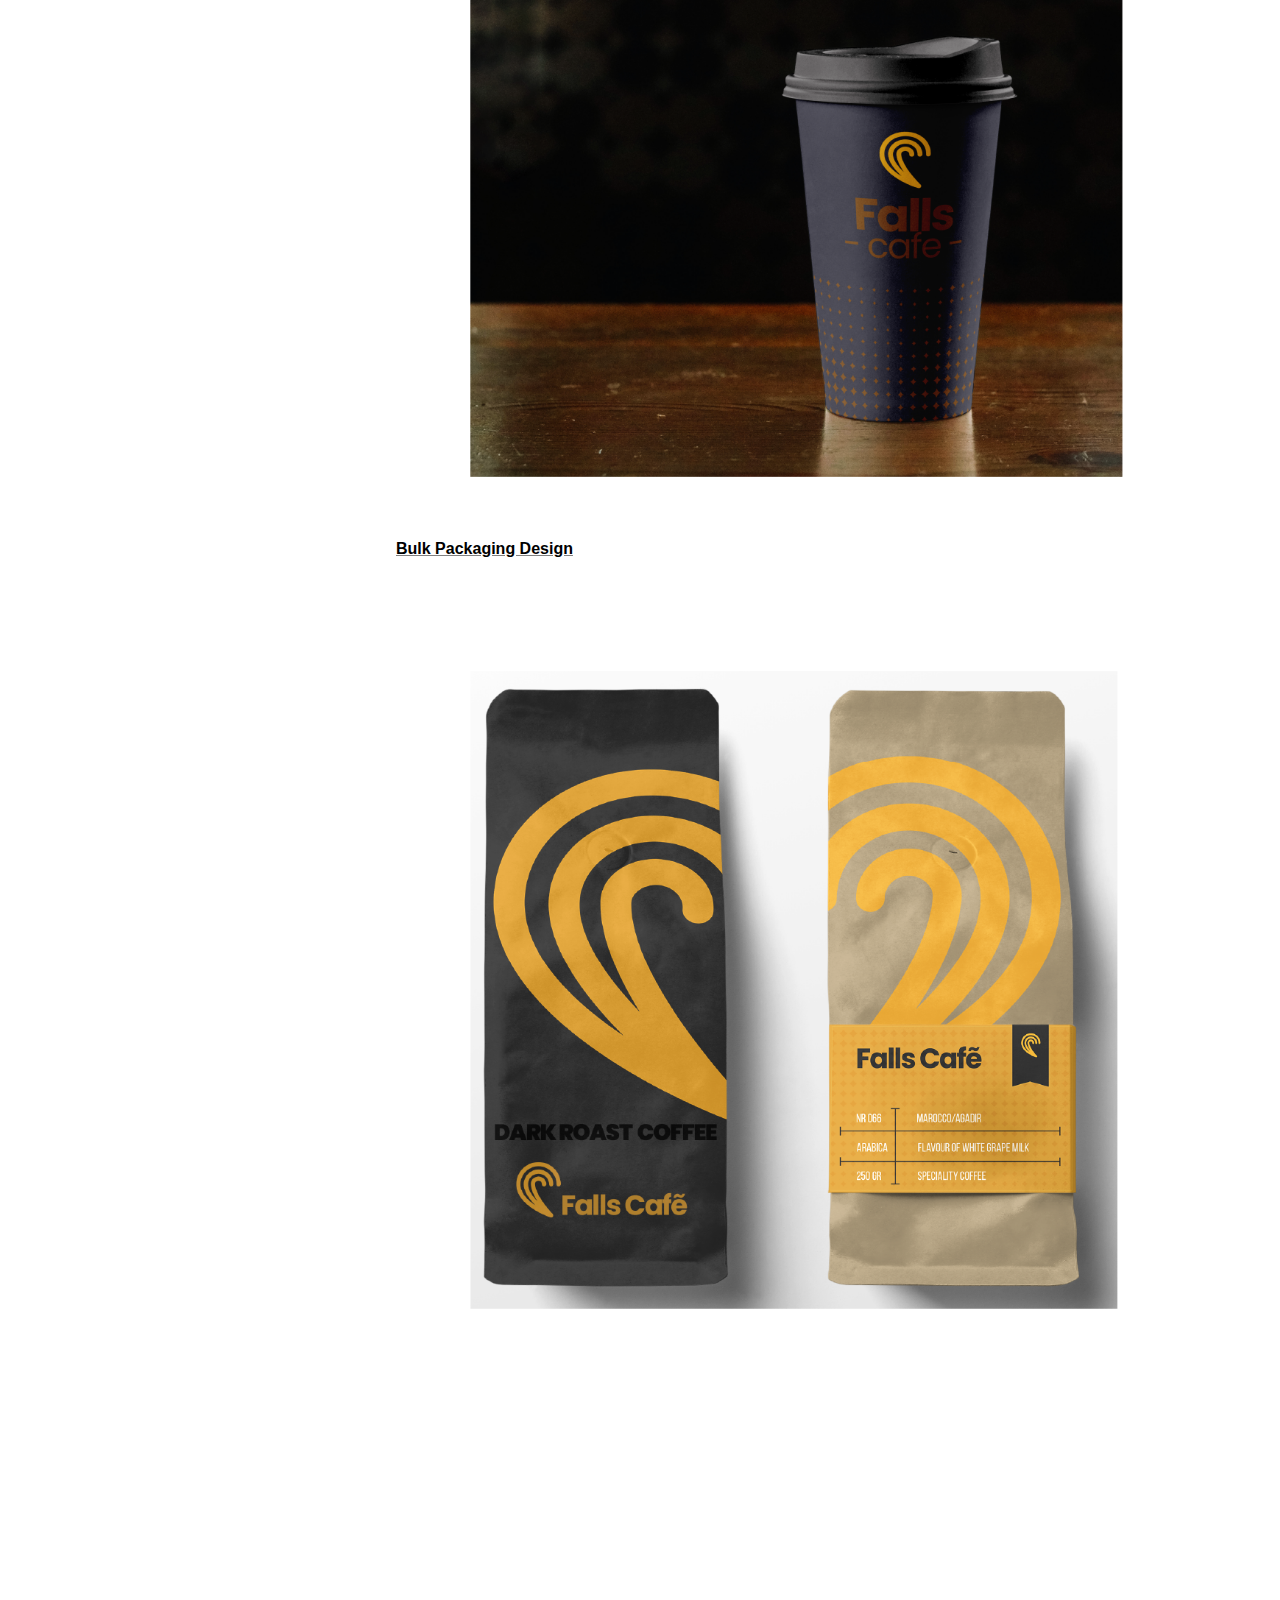
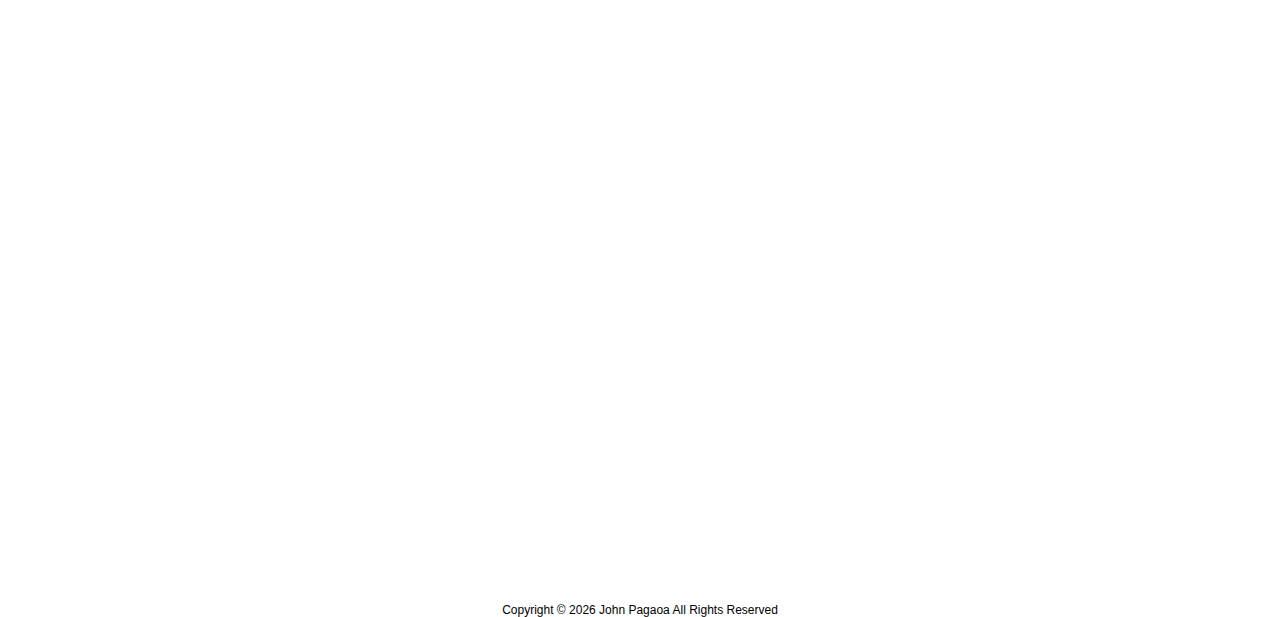
<file: pages/falls_cafe.html>
<!DOCTYPE html>
<html lang="en">
<head>
   <title>my website</title>
   <link rel="stylesheet" href="..//style.css">
   <link rel="shortcut icon" type="image/png" href="..//image/fibicon.png">
</head>
<body>
    <header>
        <h1>John Pagaoa</h1>
        
        <nav>
            <ul class="nav_links">
                <li><a href="..//index.html">Home</a></li>
                <li><a href="..//about.html">About</a></li>
            </ul>

        </nav>
        <a class="cta" href="https://www.instagram.com/john_pagaoa/" target="_blank"><button>instagram</button></a>
    </header>
    <section>
      
        <div class="grid">
            <div class="item"><h3>Logo Refinements</h3><img class="img-sub" src="..//image/falls-cafe/refinements.png" alt="falls cafe logo refinements phase 1"/></a></div>
            <div class="item-text"><p> <h2>DESIGN RATIONALE</h2>
               <h3>Overview</h3>
               <br>
               This project was to create a logo identity of a coffee shop located in Niagara Falls. This coffee shop is selling not only premade coffee but signature bulk coffee. 
               <br>
               <br>
               It is very unique made specify here in Niagara Falls. The logo is symmetrical with two meanings, waves from the falls and once combine side by side logo resembling the shape of a heart. The heart represents romantic love and affection. Many tourists pick Niagara fall destination for their honeymoon. This logo is suitable for its identity. The colours are yellow and gray ironically; these two colours are the colour of the year according to Pantone.
           
            </p></a></div>
            <div class="item"><h3>Logo Meaning</h3><p>Symmetry design. it has two meaning a wave that represents the falls and heart once combine side by side</p><img class="img-sub" src="..//image/falls-cafe/logo-meaning.png" alt="meaning of the logo"/></a></div>
            <div class="item"><h3>Logo </h3><img class="img-sub" src="..//image/falls-cafe/logo-darkbackground.png" alt="logo on a dark background"/></a></div>
            <div class="item"><h3>Coffe Cup</h3><img class="img-sub" src="..//image/falls-cafe/coffee-cup.png" alt="coffee cup monkup1"/></a></div>
            <div class="item"><h3>Bulk Packaging Design</h3><img class="img-sub" src="..//image/falls-cafe/mockup-coffee.png" alt="more mockup for app"/></a></div>
        </div>
            
    </section>


    <footer id="footer">
       <p>Copyright &copy; <script>document.write(new Date().getFullYear())</script> John Pagaoa All Rights Reserved</p>
        

    </footer>
    </div>
</file>
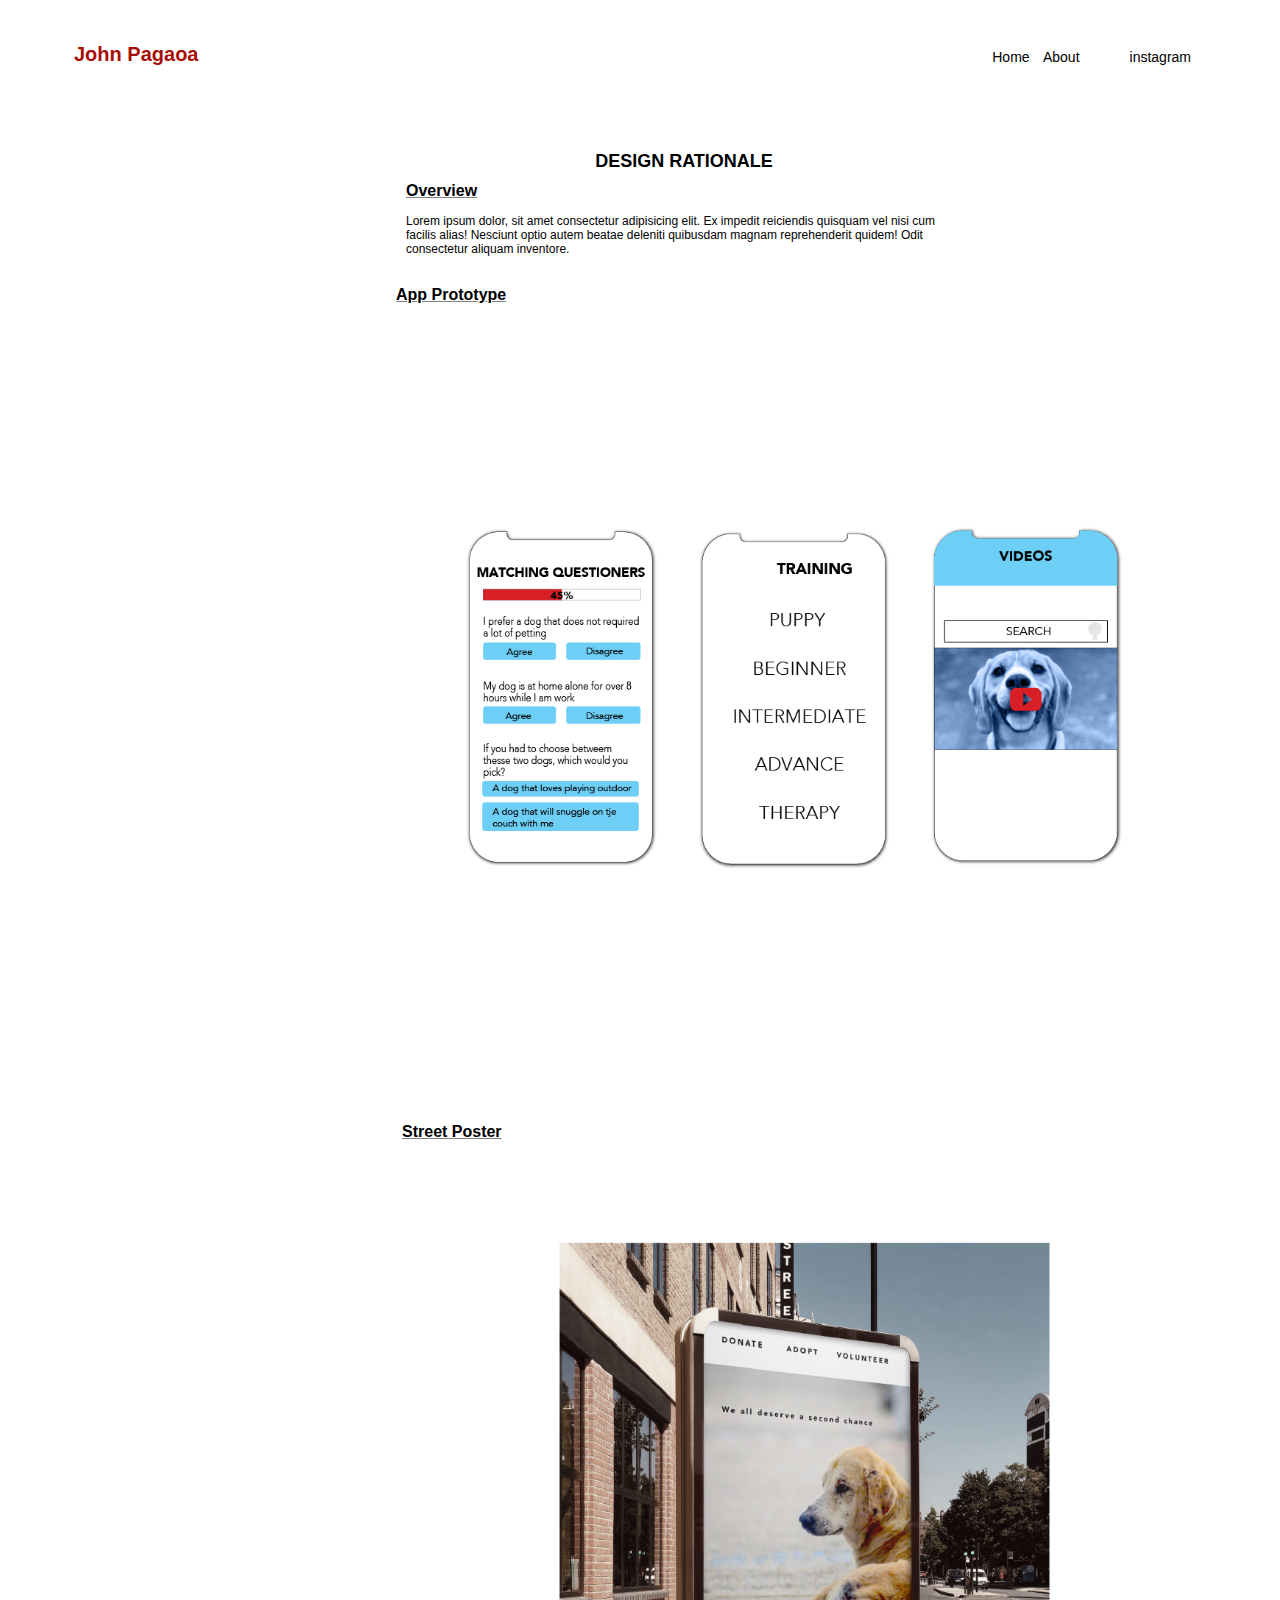
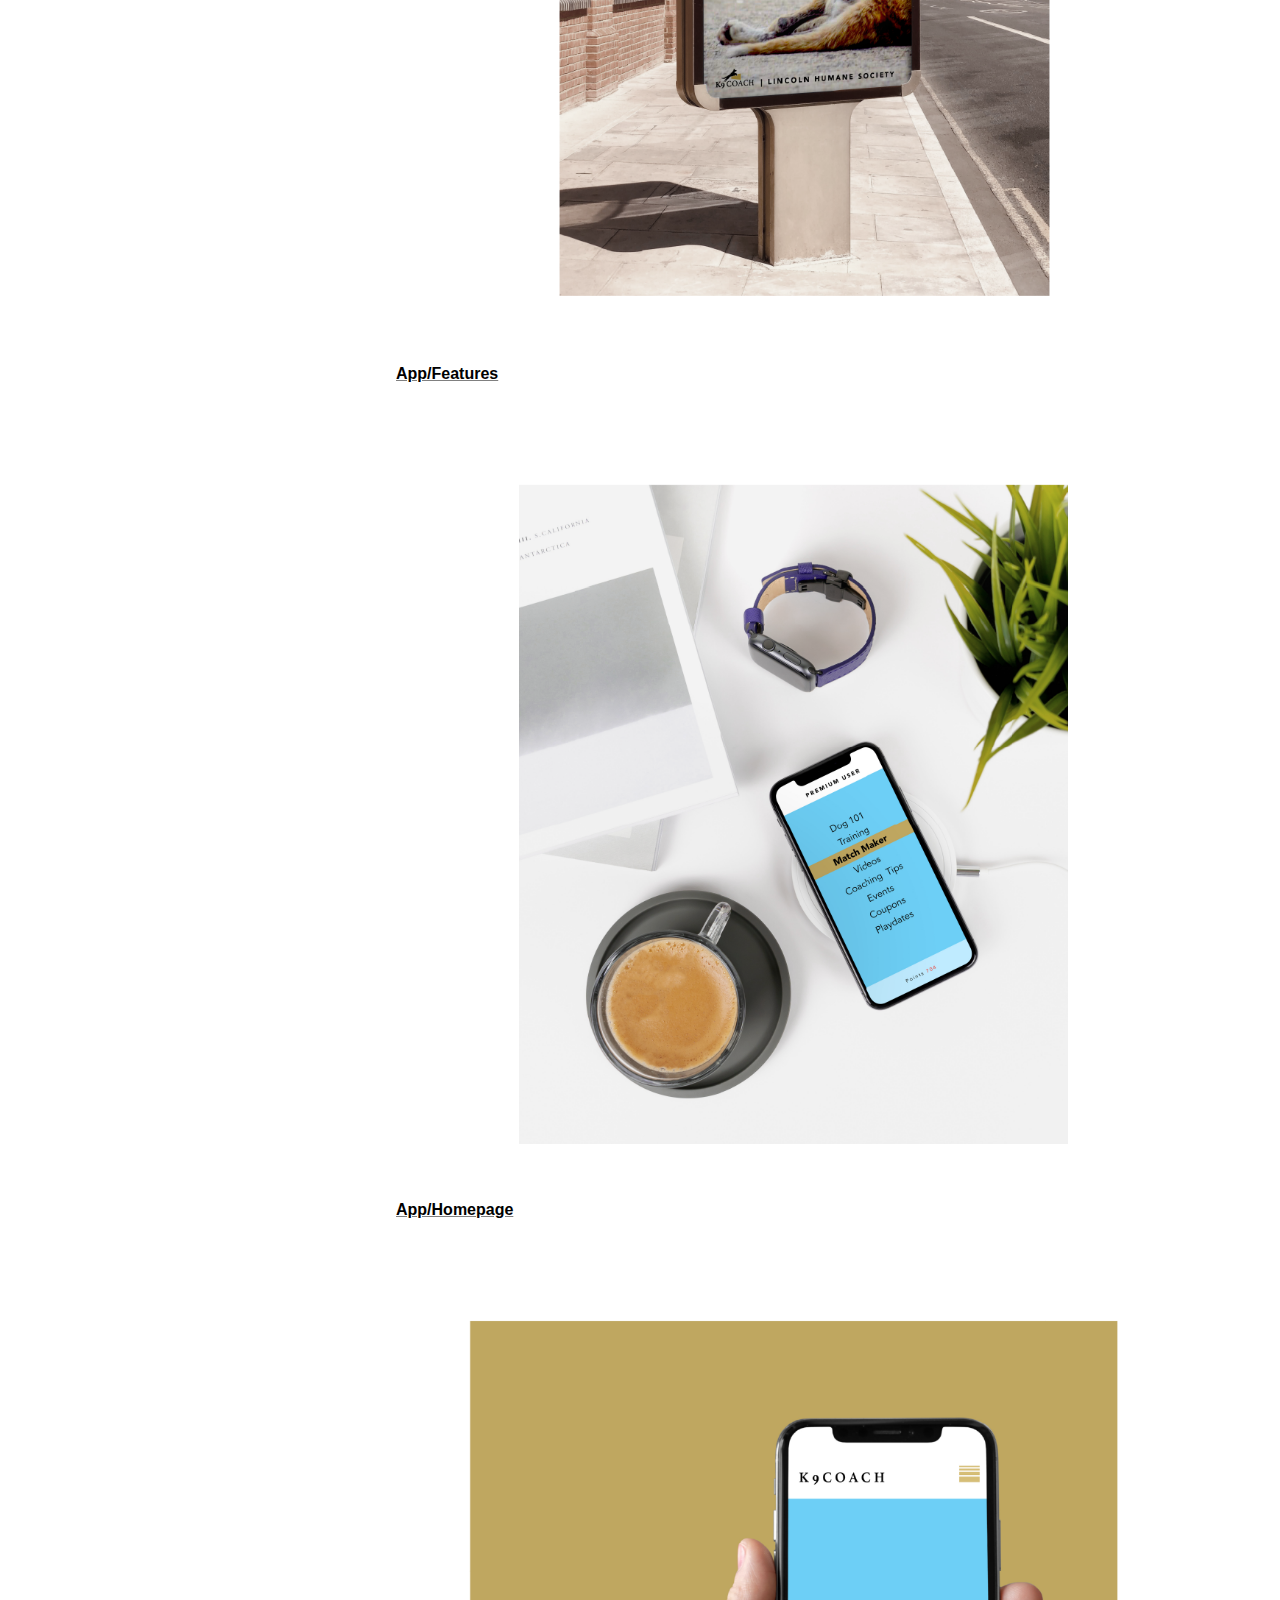
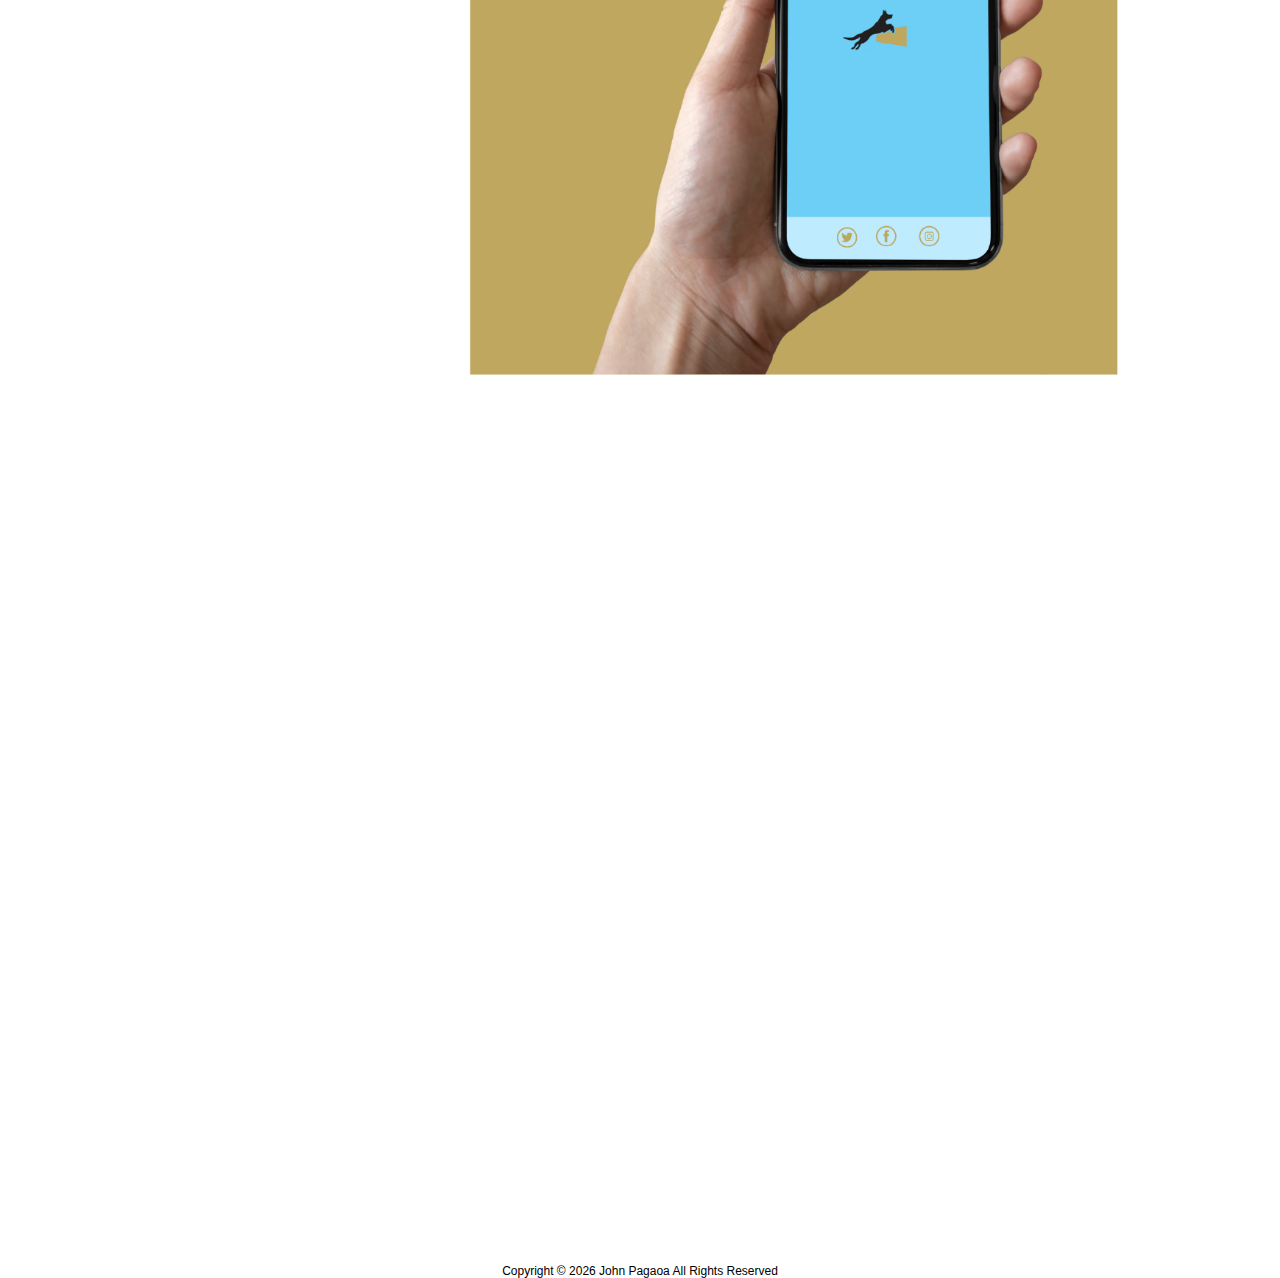
<file: pages/k9_coach.html>
<!DOCTYPE html>
<html lang="en">
<head>
   <title>my website</title>
   <link rel="stylesheet" href="..//style.css">
   <link rel="shortcut icon" type="image/png" href="..//image/fibicon.png">
</head>
<body>
    <header>
        <h1>John Pagaoa</h1>
        
        <nav>
            <ul class="nav_links">
                <li><a href="..//index.html">Home</a></li>
                <li><a href="..//about.html">About</a></li>
            </ul>

        </nav>
        <a class="cta" href="https://www.instagram.com/john_pagaoa/" target="_blank"><button>instagram</button></a>
    </header>
    <section>
      
        <div class="grid">
            
            <div class="item-text"><p> <h2>DESIGN RATIONALE</h2>
               <h3>Overview</h3>
               <br>

              Lorem ipsum dolor, sit amet consectetur adipisicing elit. Ex impedit reiciendis quisquam vel nisi cum facilis alias! Nesciunt optio autem beatae deleniti quibusdam magnam reprehenderit quidem! Odit consectetur aliquam inventore. 
            </p></a></div>
            <div class="item"><h3>App Prototype</h3><img class="img-sub" src="..//image/k9-coach/prototype3.png" alt="prototype #1 for an app"/></a></div>
            <div class="item"><h3>Street Poster</h3><img class="img-sub" src="..//image/k9-coach/mockup1.png" alt="mockup 1 street poster"/></a></div>
            <div class="item"><h3>App/Features</h3><img class="img-sub" src="..//image/k9-coach/mockup2.png" alt="more mockup for app"/></a></div>
            <div class="item"><h3>App/Homepage</h3><img class="img-sub" src="..//image/k9-coach/mockup3.png" alt="more mockup for app"/></a></div>
        </div>
            
    </section>


    <footer id="footer">
        <p>Copyright &copy; <script>document.write(new Date().getFullYear())</script> John Pagaoa All Rights Reserved</p>
        

    </footer>
    </div>
</file>
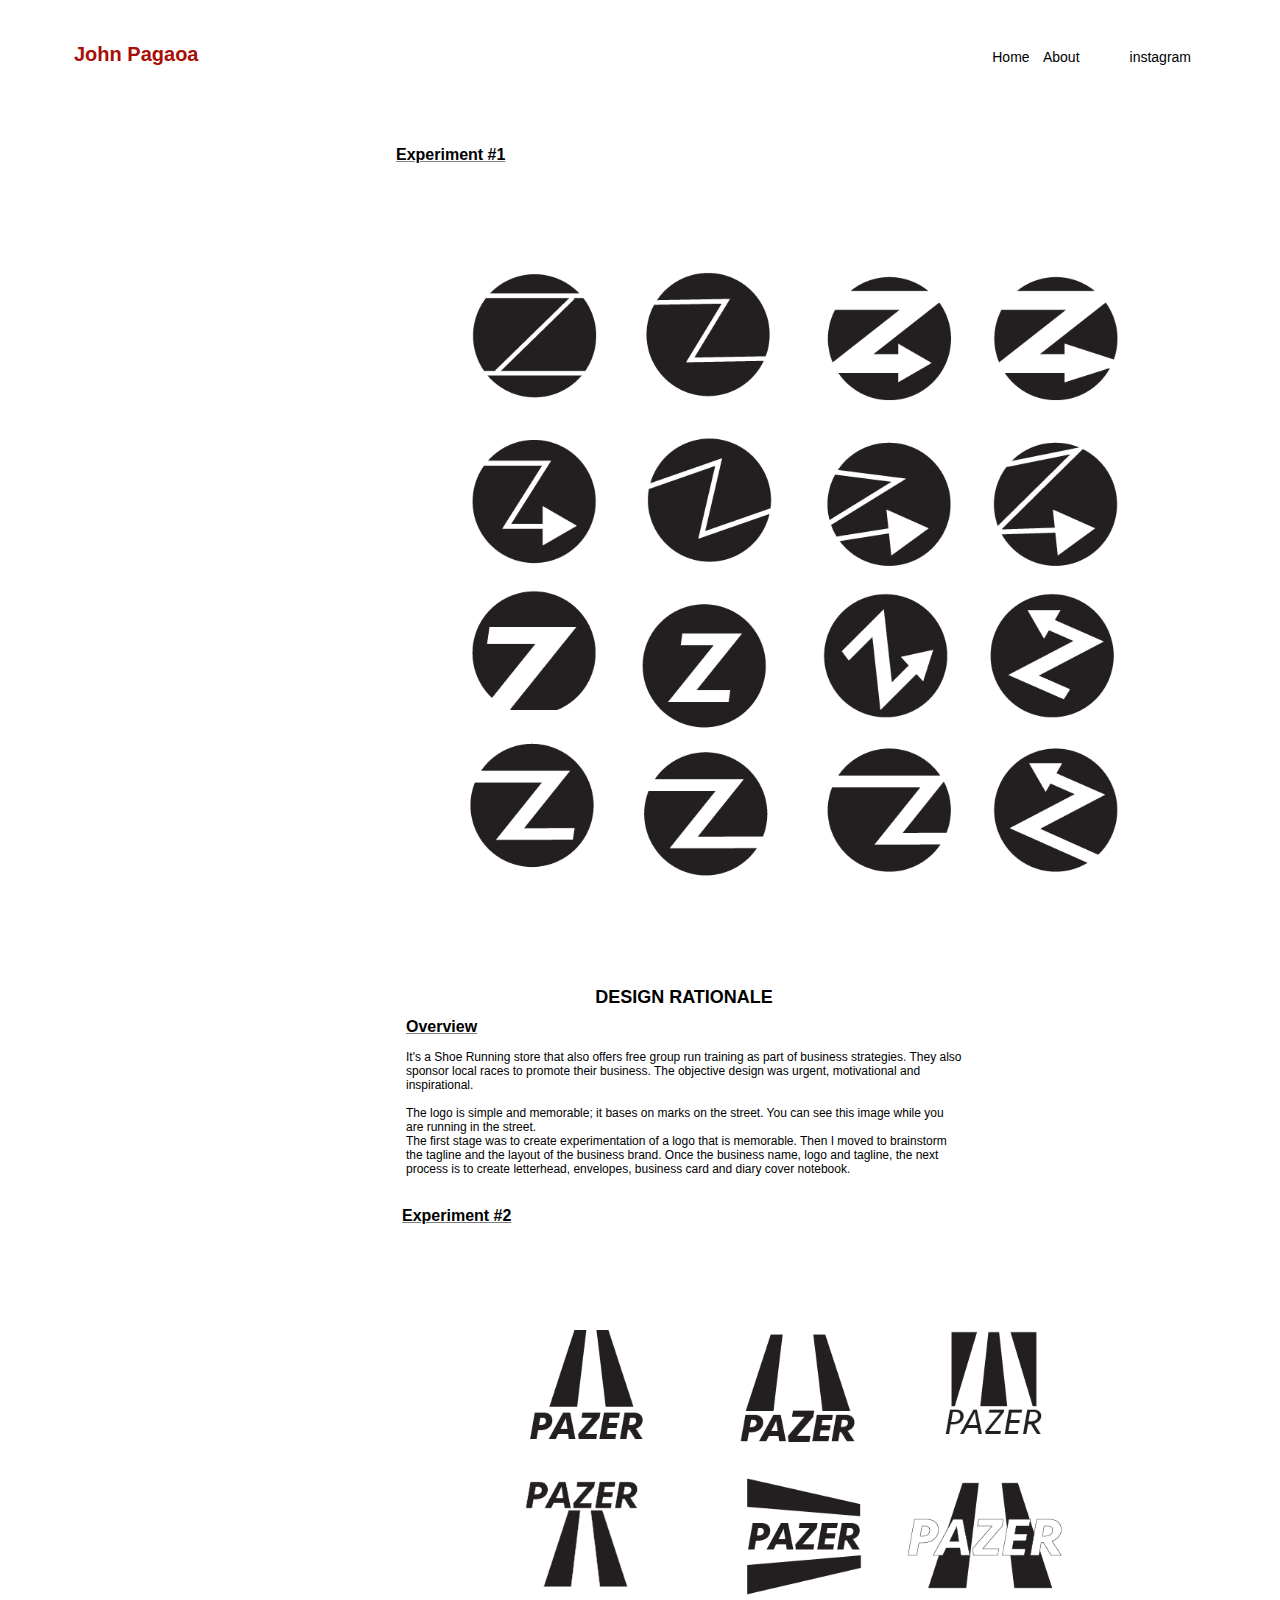
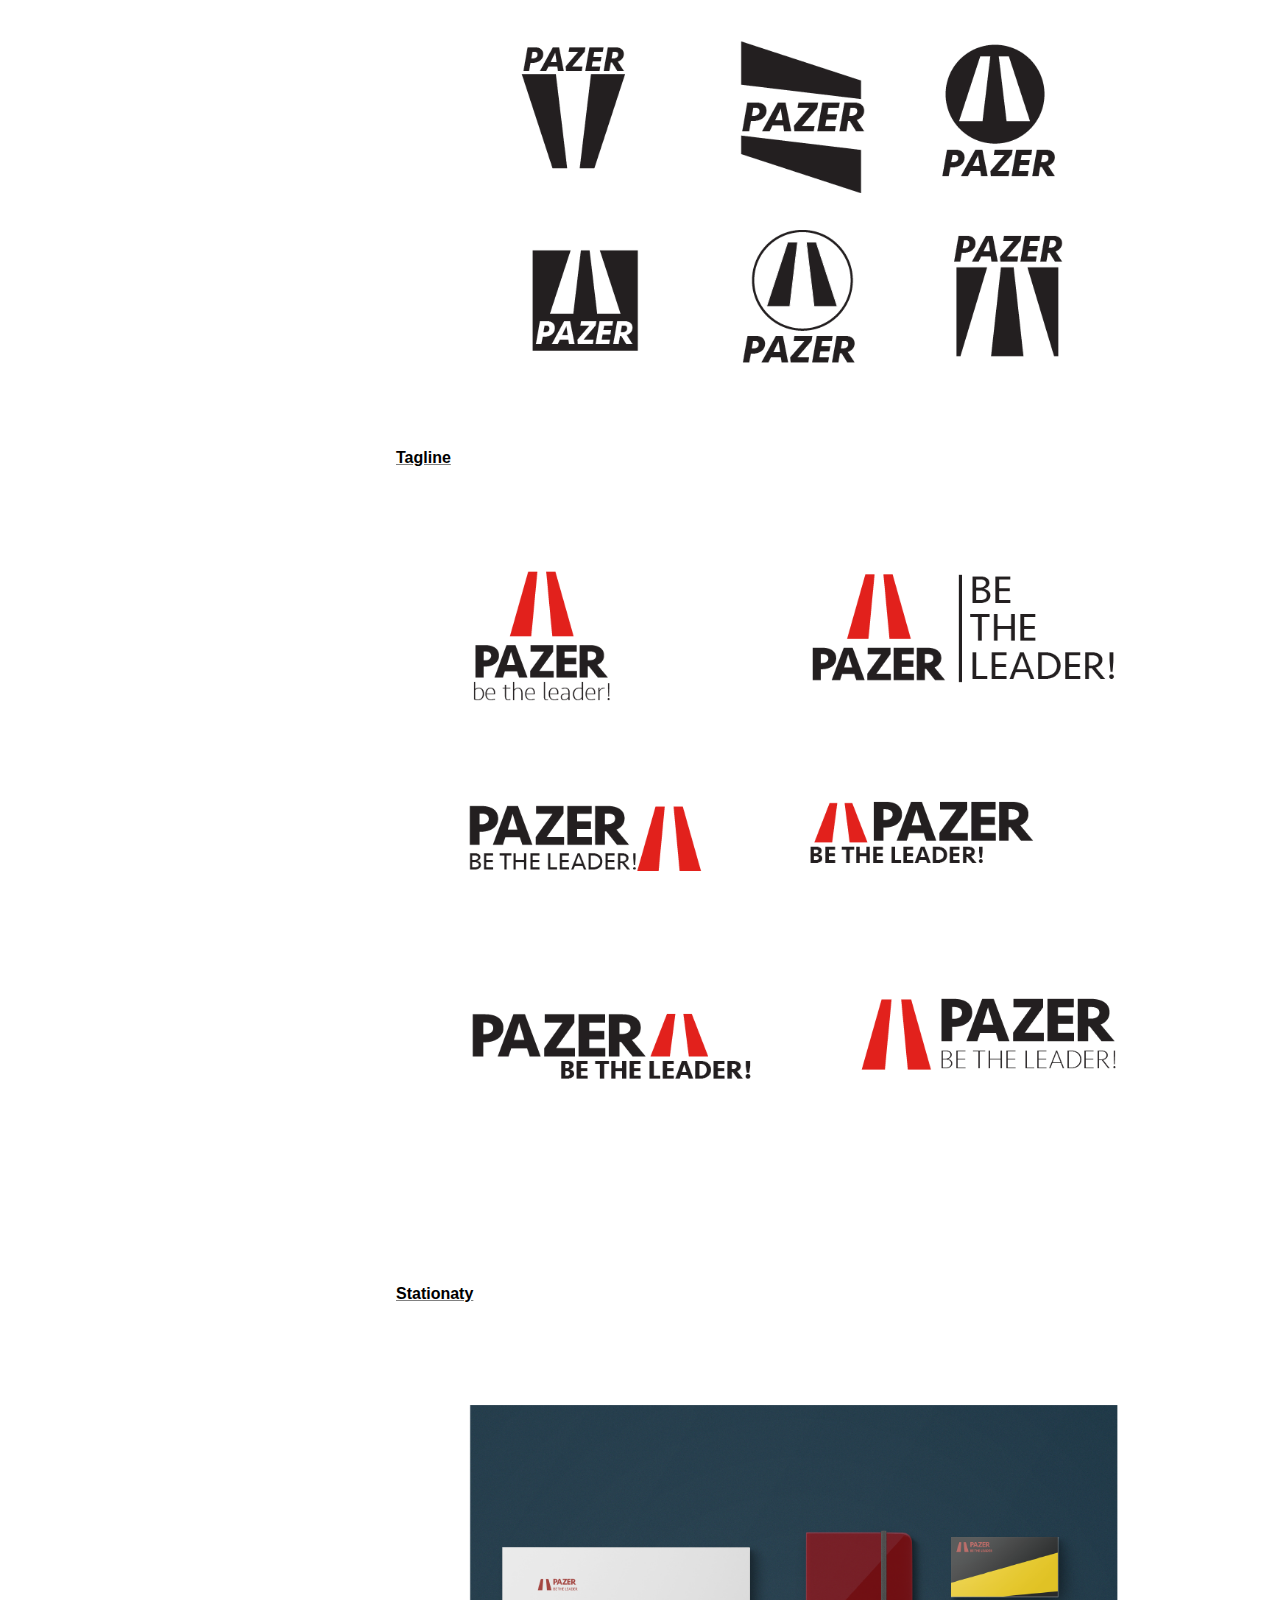
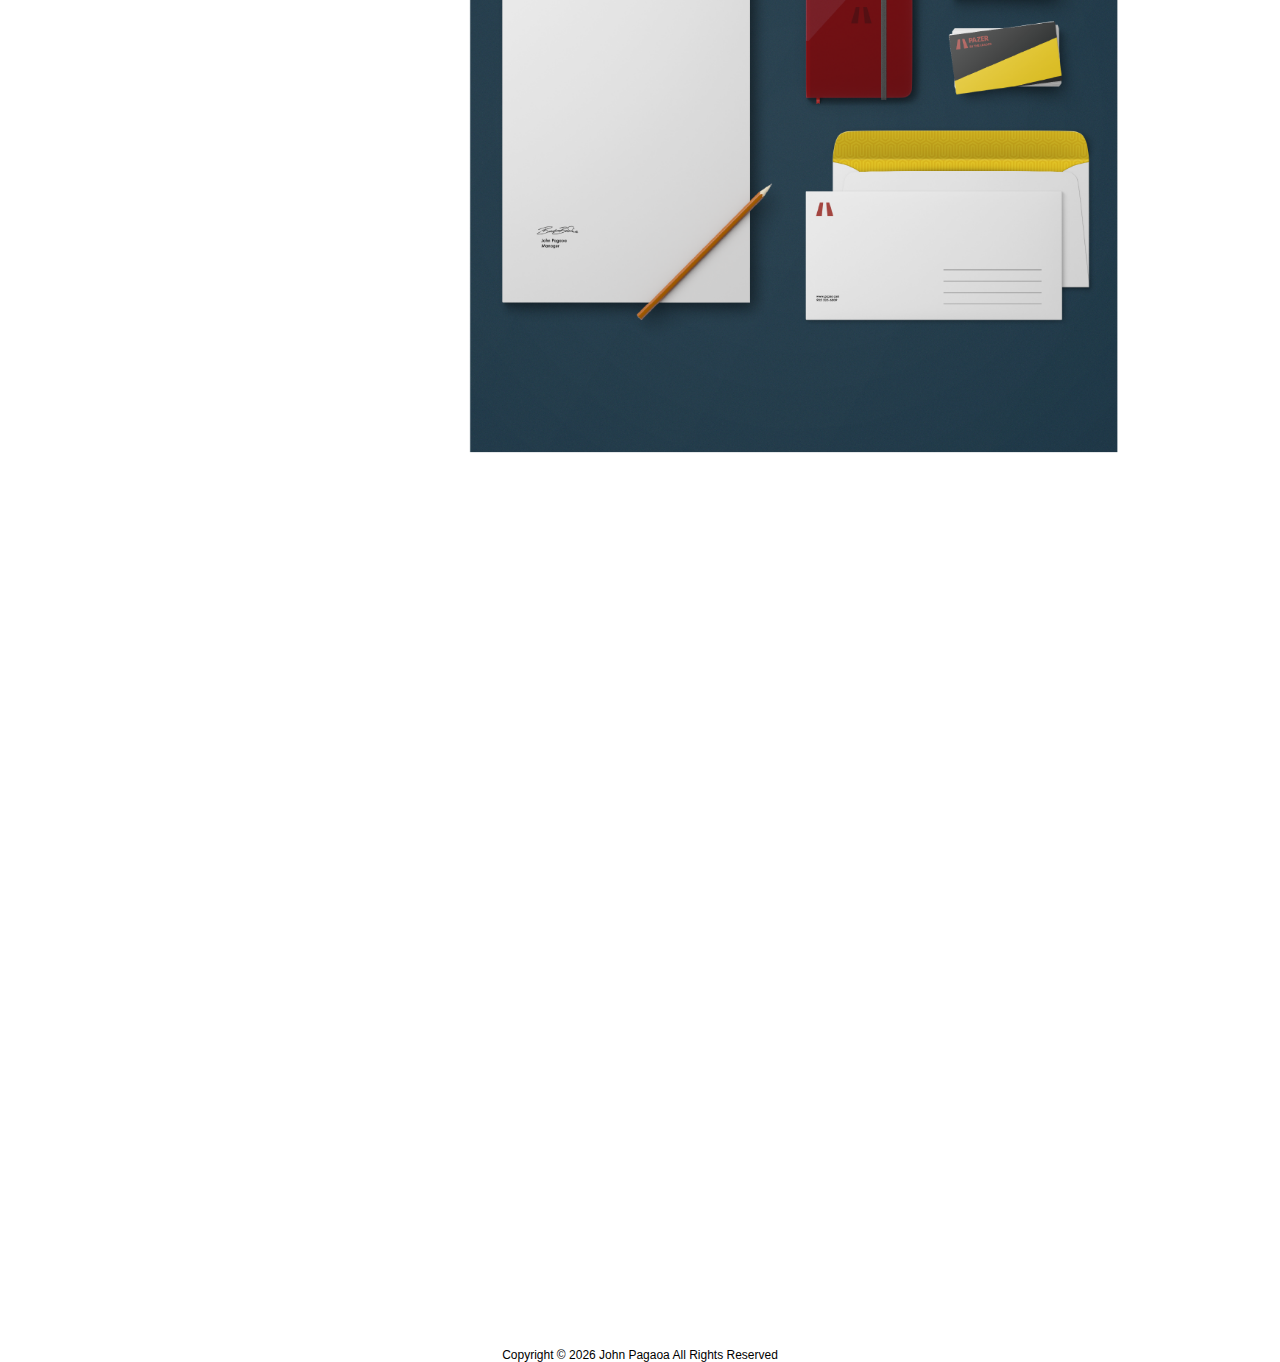
<file: pages/pazer.html>
<!DOCTYPE html>
<html lang="en">
<head>
   <title>my website</title>
   <link rel="stylesheet" href="..//style.css">
   <link rel="shortcut icon" type="image/png" href="..//image/fibicon.png">
</head>
<body>
    <header>
        <h1>John Pagaoa</h1>
        
        <nav>
            <ul class="nav_links">
                <li><a href="..//index.html">Home</a></li>
                <li><a href="..//about.html">About</a></li>
            </ul>

        </nav>
        <a class="cta" href="https://www.instagram.com/john_pagaoa/" target="_blank"><button>instagram</button></a>
    </header>
    
    
    
    
    <section>
      
        <div class="grid">
            <div class="item"><h3>Experiment #1</h3><img class="img-sub" src="..//image/pazer/experiment1.png" alt="experiment 1 logo concept"/></a></div>
            <div class="item-text"><p> <h2>DESIGN RATIONALE</h2>
               <h3>Overview</h3>
               <br>
               It's a Shoe Running store that also offers free group run training as part of business strategies. They also sponsor local races to promote their business. The objective design was urgent, motivational and inspirational. 
               <br>
               <br>
               The logo is simple and memorable; it bases on marks on the street. You can see this image while you are running in the street. 
               <br>
               The first stage was to create experimentation of a logo that is memorable. Then I moved to brainstorm the tagline and the layout of the business brand. Once the business name, logo and tagline, the next process is to create letterhead, envelopes, business card and diary cover notebook. 
            </p></a></div>
            <div class="item"><h3>Experiment #2</h3><img class="img-sub" src="..//image/pazer/experiment2.png" alt="experiment 2 logo concept"/></a></div>
            <div class="item"><h3>Tagline</h3><img class="img-sub" src="..//image/pazer/tag-line.png" alt="tagline pazer"/></a></div>
           
            <div class="item"><h3>Stationaty</h3><img class="img-sub" src="..//image/pazer/stationary.png" alt="stationary mockup"/></a></div>
        </div>
            
    </section>



    <footer id="footer">
        <p>Copyright &copy; <script>document.write(new Date().getFullYear())</script> John Pagaoa All Rights Reserved</p>
        

    </footer>
</body>
</html>
</file>
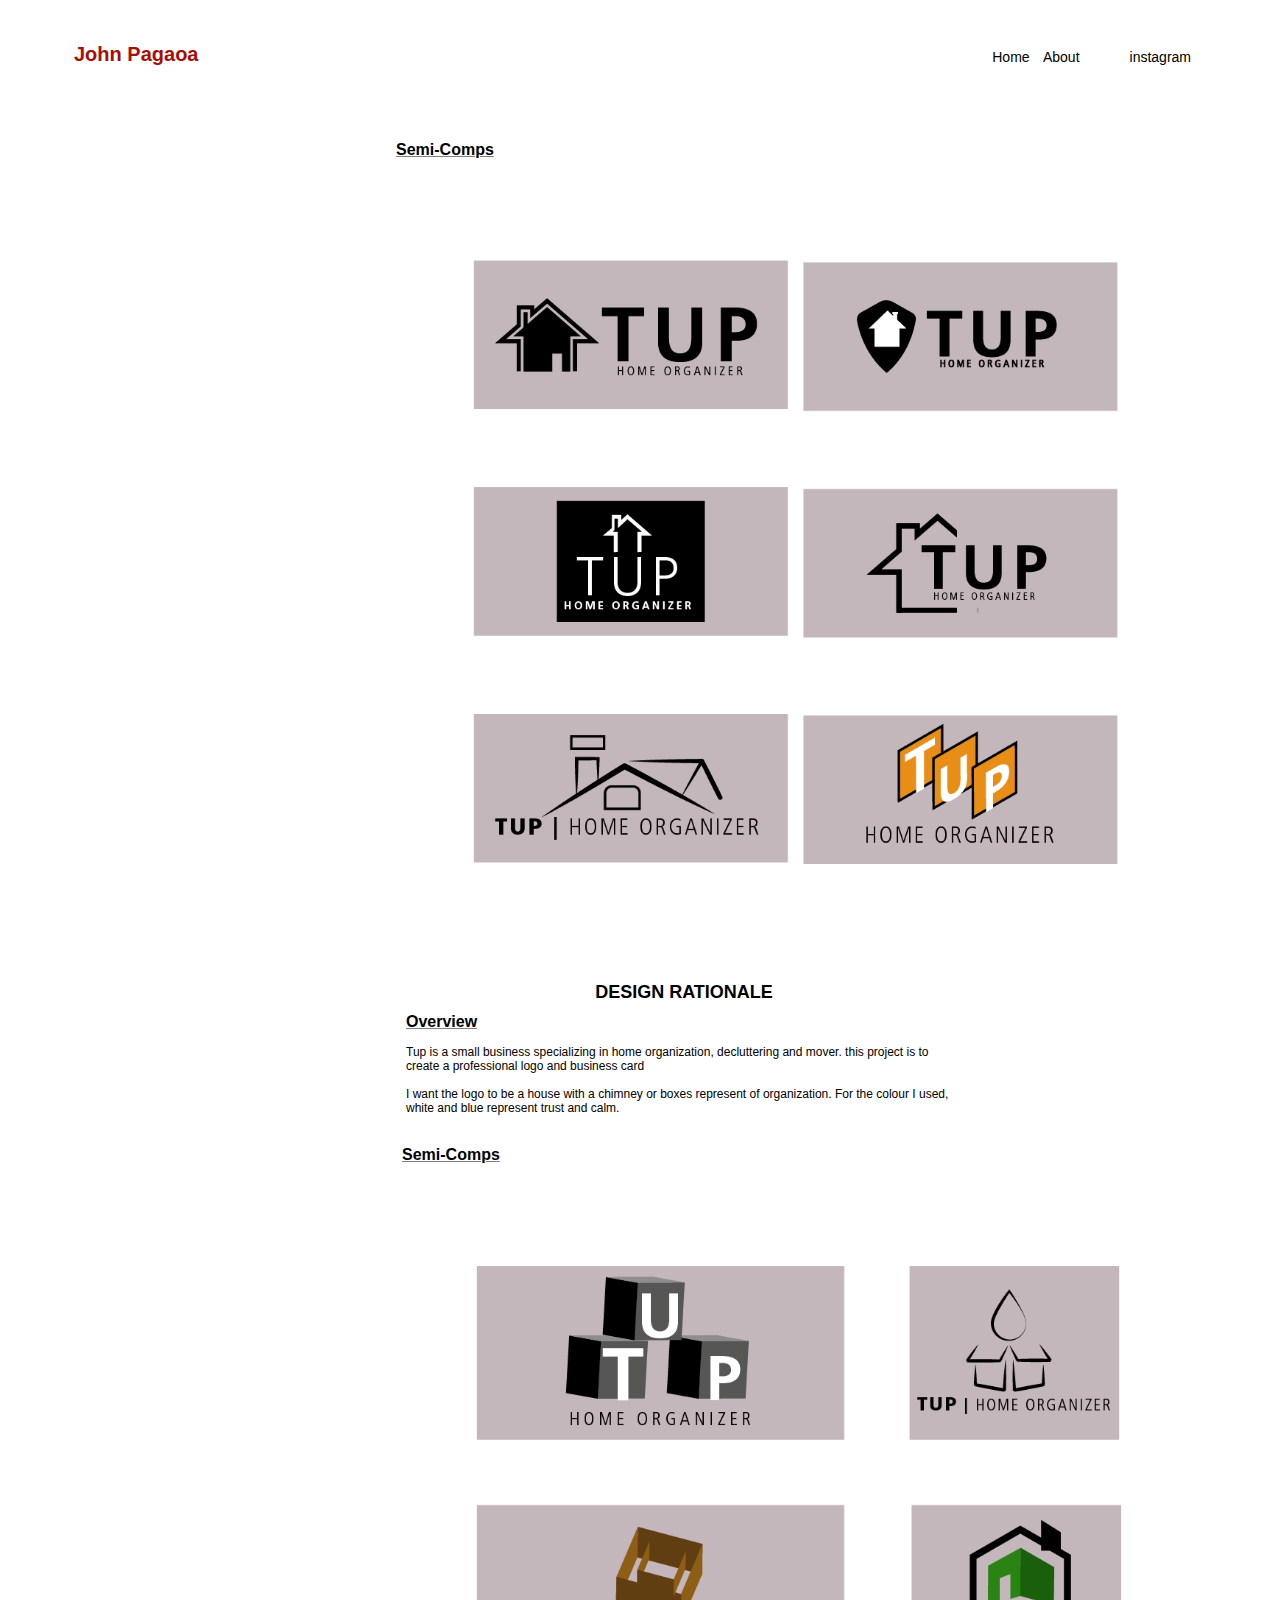
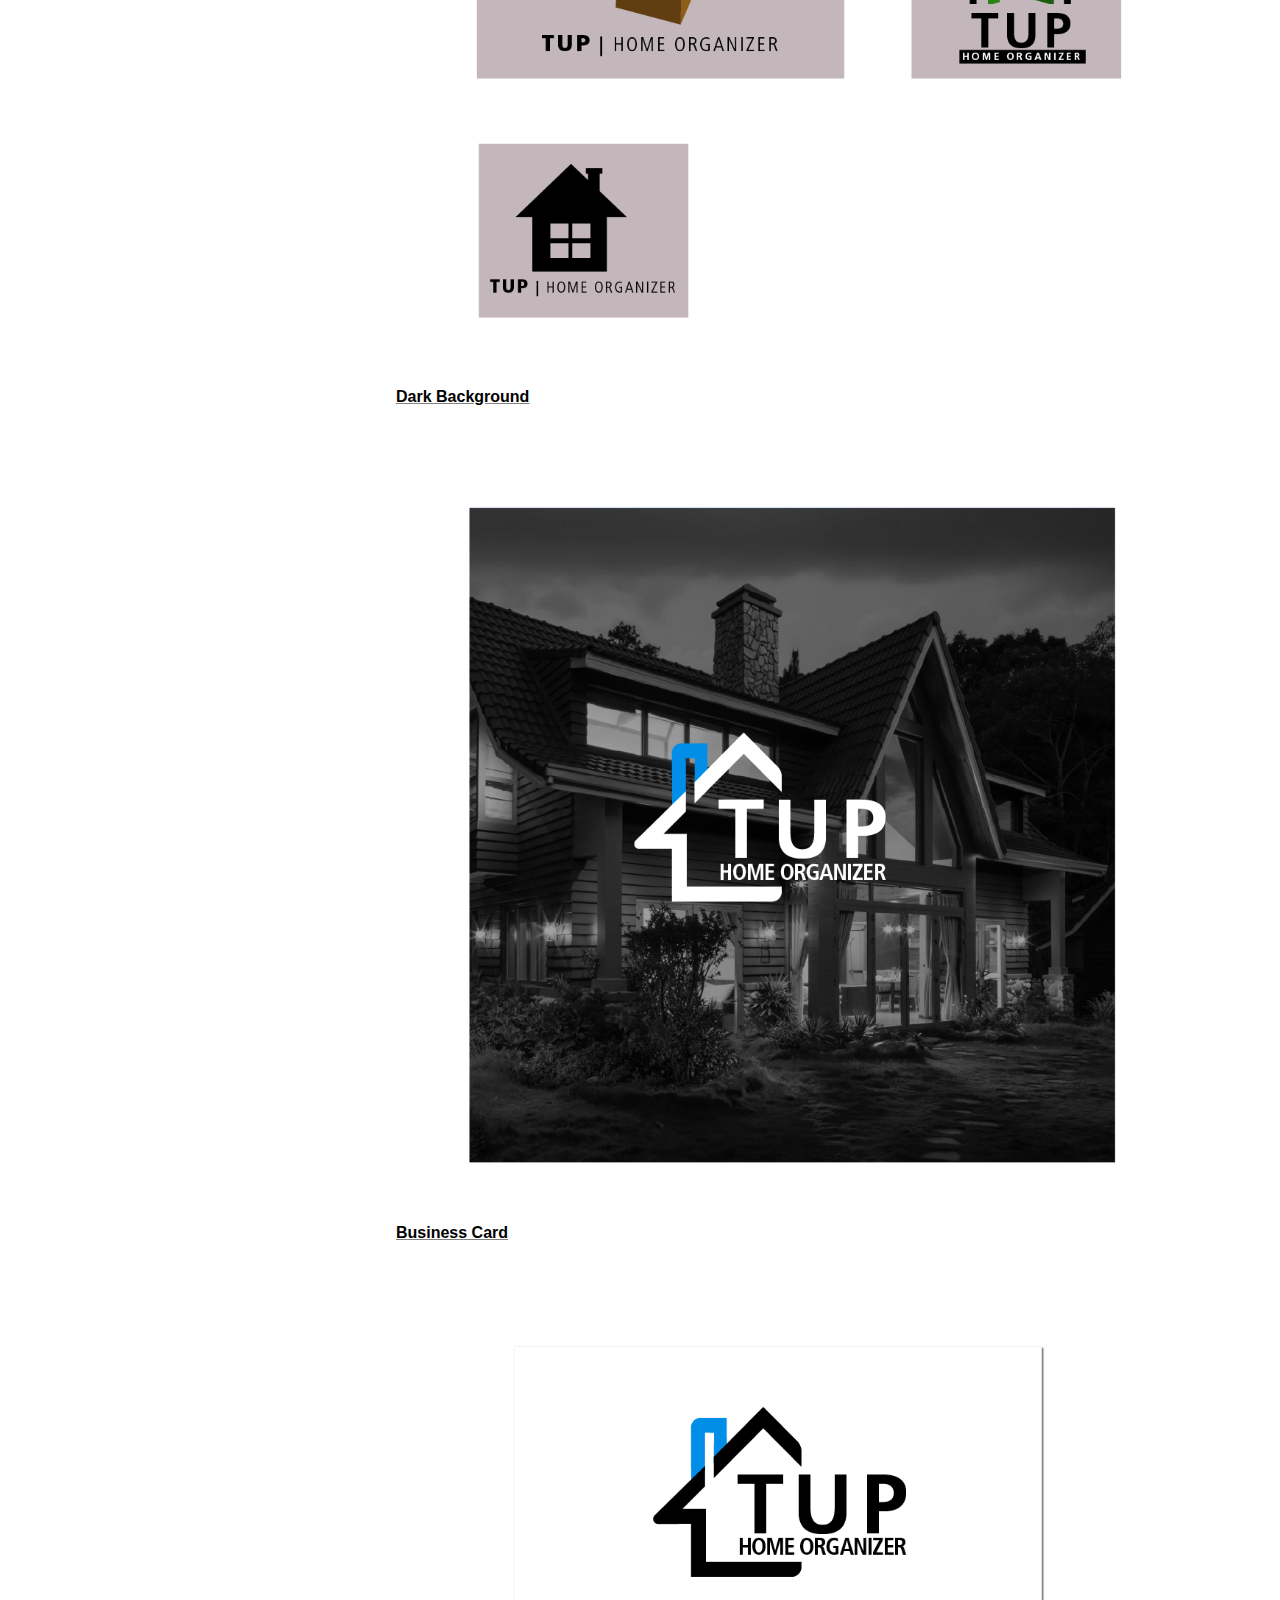
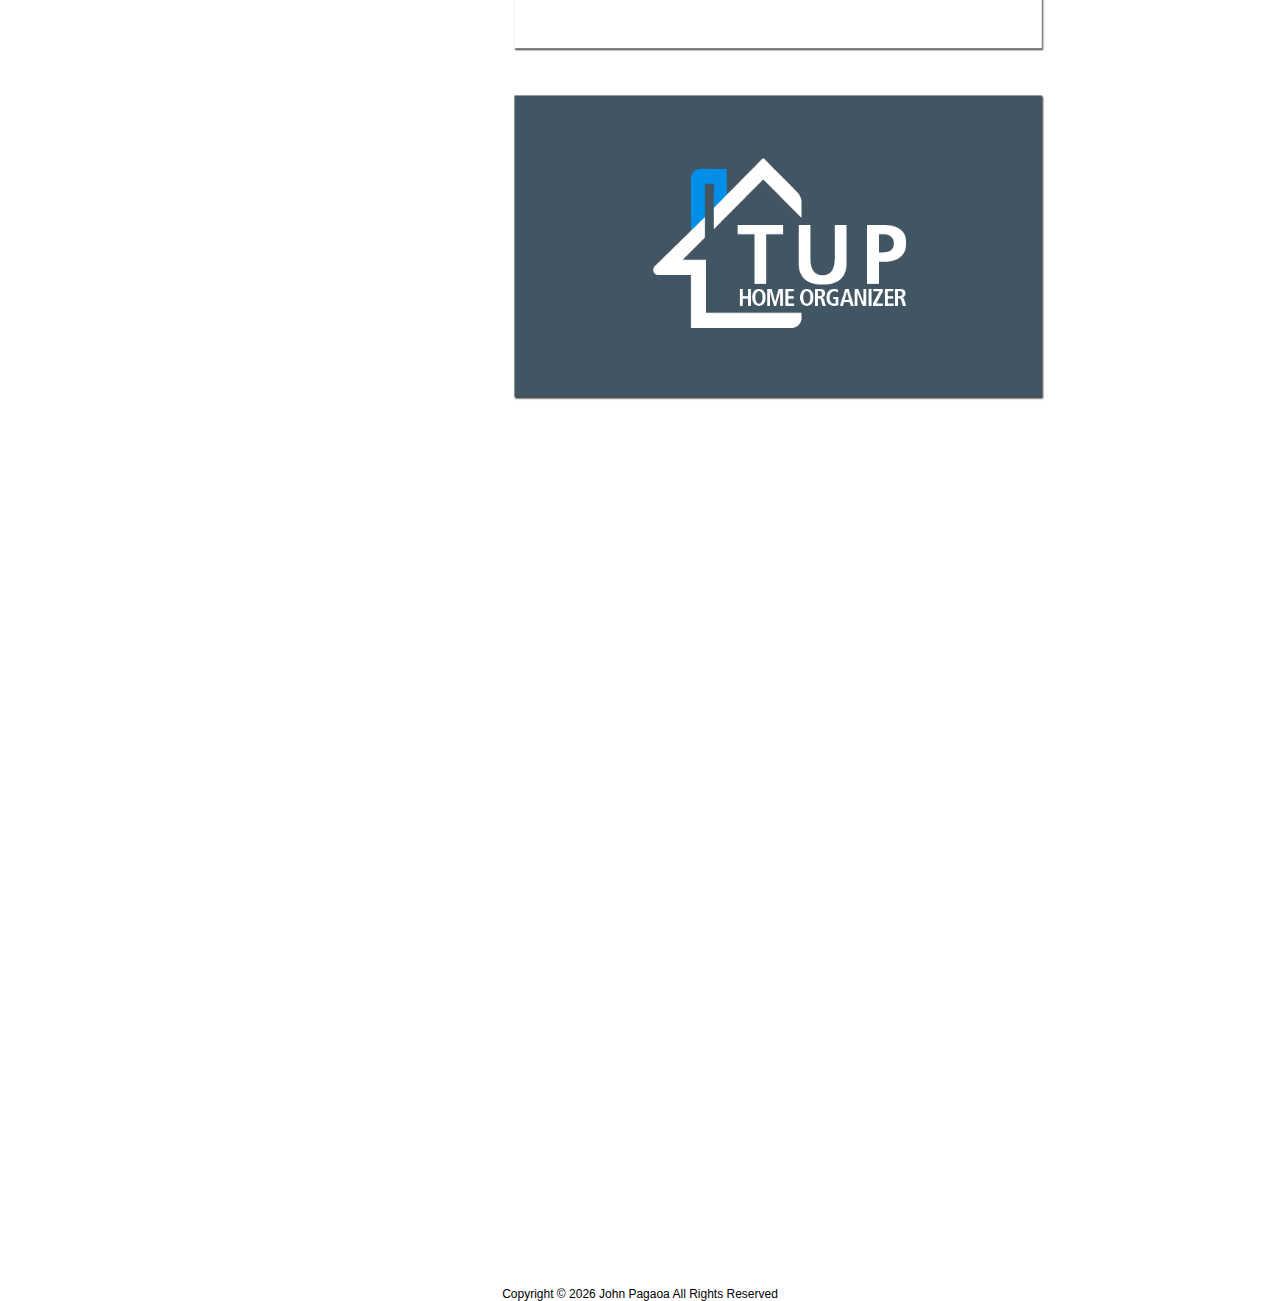
<file: pages/tup.html>
<!DOCTYPE html>
<html lang="en">
<head>
   <title>my website</title>
   <link rel="stylesheet" href="..//style.css">
   <link rel="shortcut icon" type="image/png" href="..//image/fibicon.png">
</head>
<body>
    <header>
        <h1>John Pagaoa</h1>
        
        <nav>
            <ul class="nav_links">
                <li><a href="..//index.html">Home</a></li>
                <li><a href="..//about.html">About</a></li>
            </ul>

        </nav>
        <a class="cta" href="https://www.instagram.com/john_pagaoa/" target="_blank"><button>instagram</button></a>
    </header>

    <div class="grid">
        <div class="item"><h3>Semi-Comps</h3><img class="img-sub" src="..//image/tup/semi-comps1.png" alt="volt logo"/></a></div>
        <div class="item-text"><p> <h2>DESIGN RATIONALE</h2>
           <h3>Overview</h3>
           <br>

           Tup is a small business specializing in home organization, decluttering and mover. this project is to create a professional logo and business card
           <br>
           <br>
           I want the logo to be a house with a chimney or boxes represent of organization. For the colour I used, white and blue represent trust and calm.
           </p></a></div>
        <div class="item"><h3>Semi-Comps</h3><img class="img-sub" src="..//image/tup/semi-comps2.png" alt="volt logo"/></a></div>
        <div class="item"><h3>Dark Background</h3><img class="img-sub" src="..//image/tup/mock-up.png" alt="volt logo"/></a></div>
        <div class="item"><h3>Business Card</h3><img class="img-sub" src="..//image/tup/businesscard.png" alt="volt logo"/></a></div>
    </div>



    <footer id="footer">
       <p>Copyright &copy; <script>document.write(new Date().getFullYear())</script> John Pagaoa All Rights Reserved</p>
        

    </footer>
    </div>
</file>
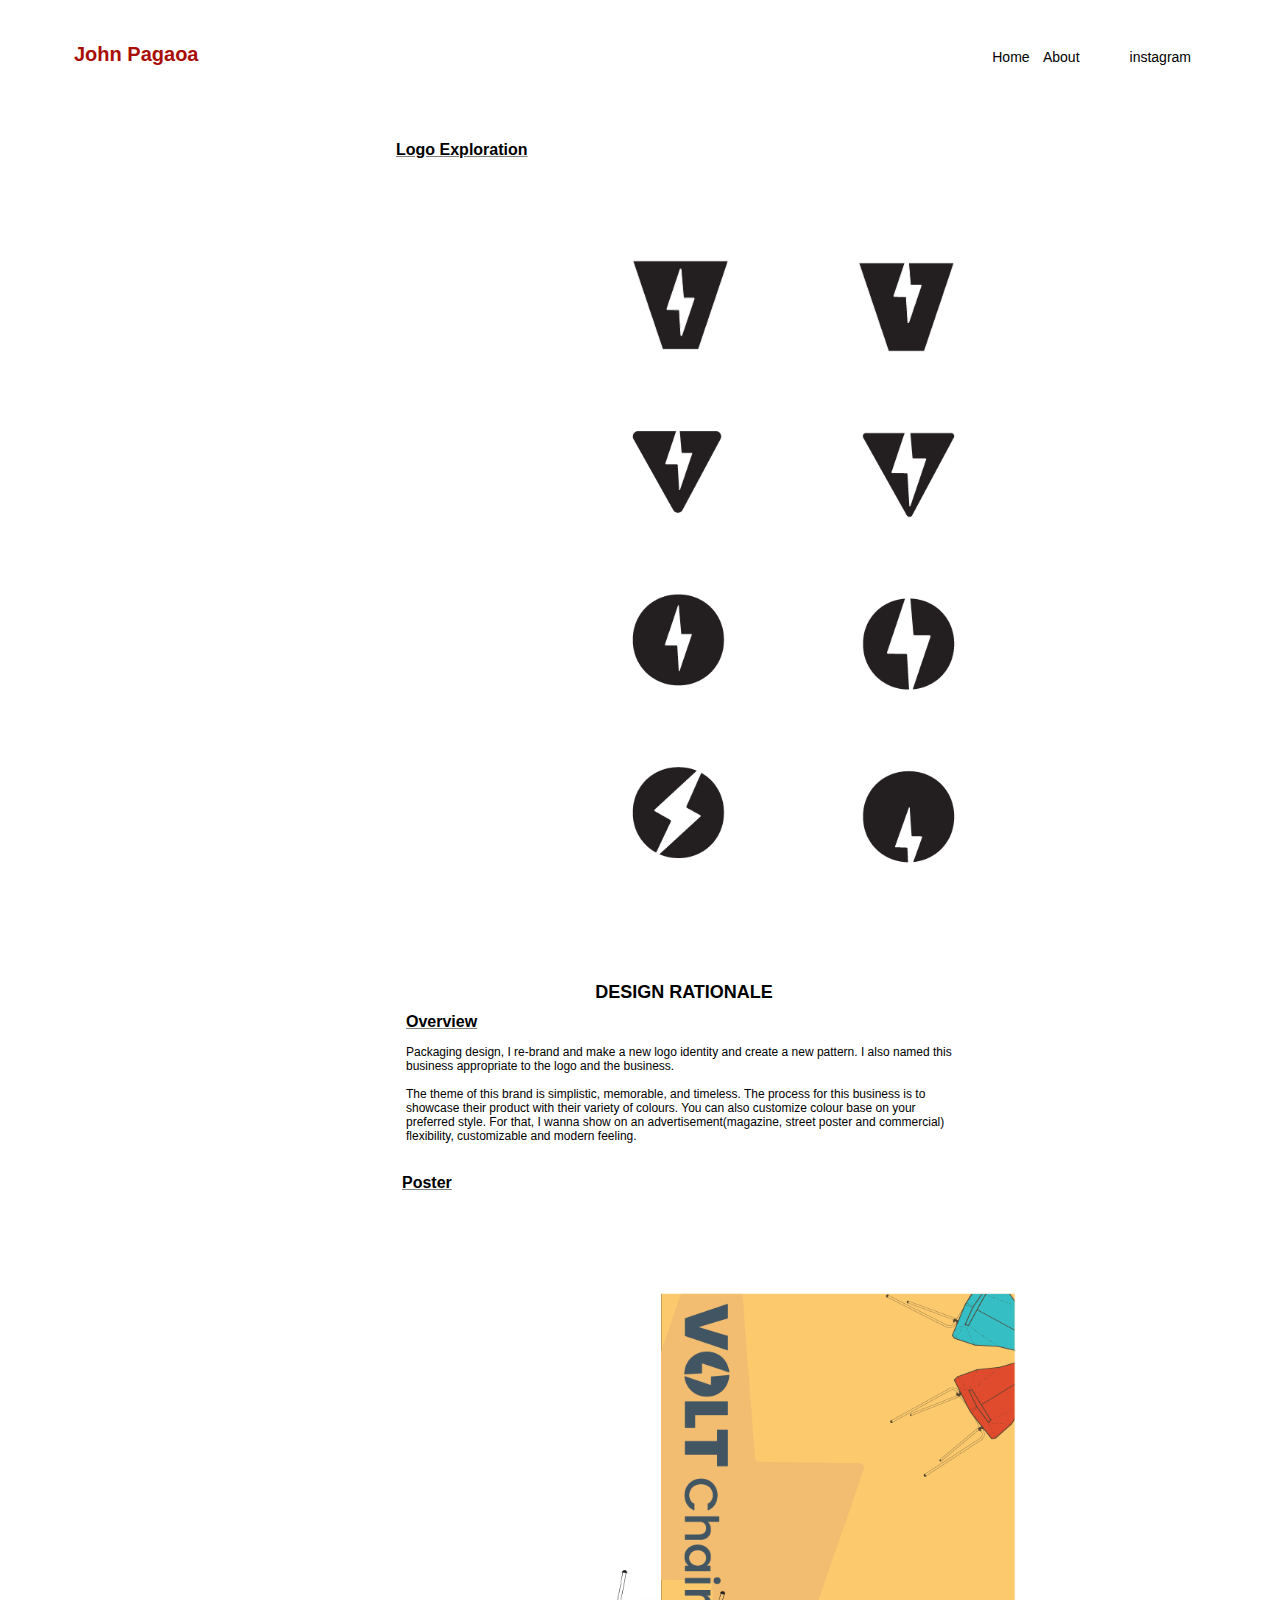
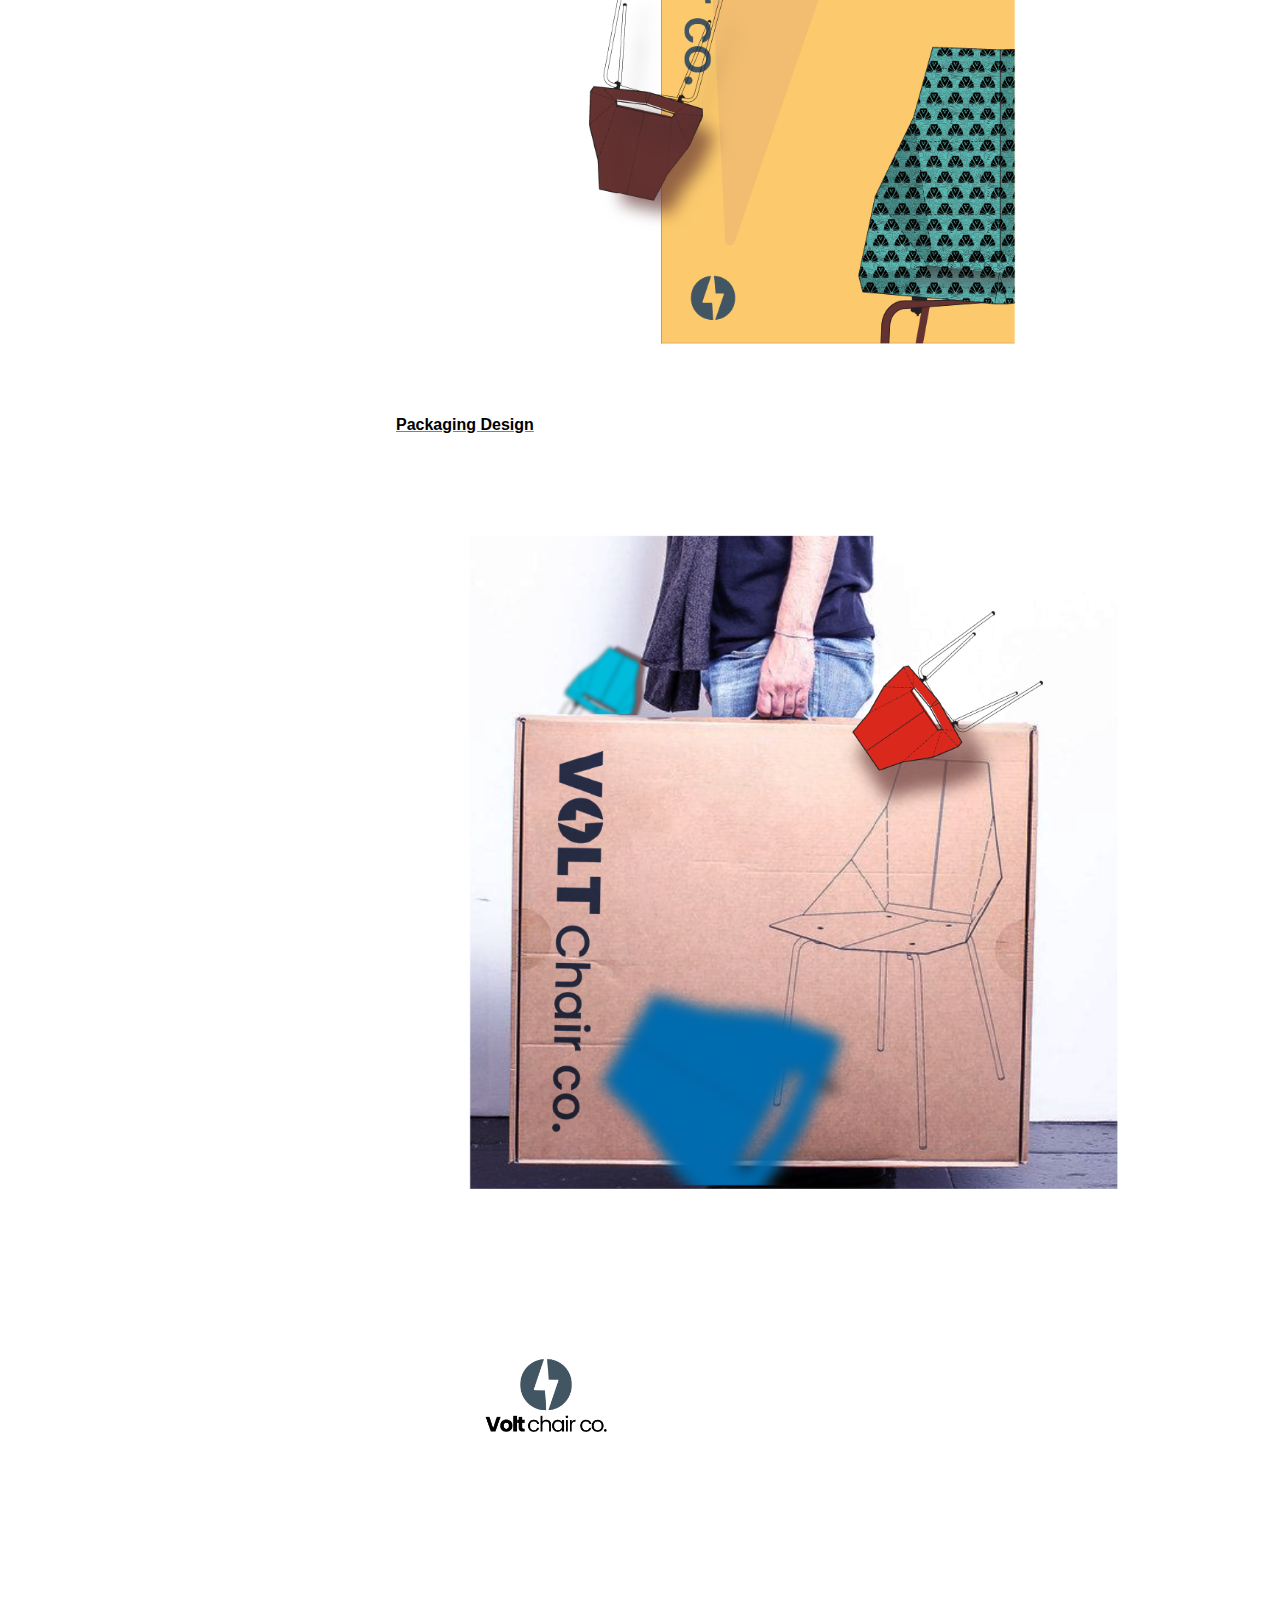
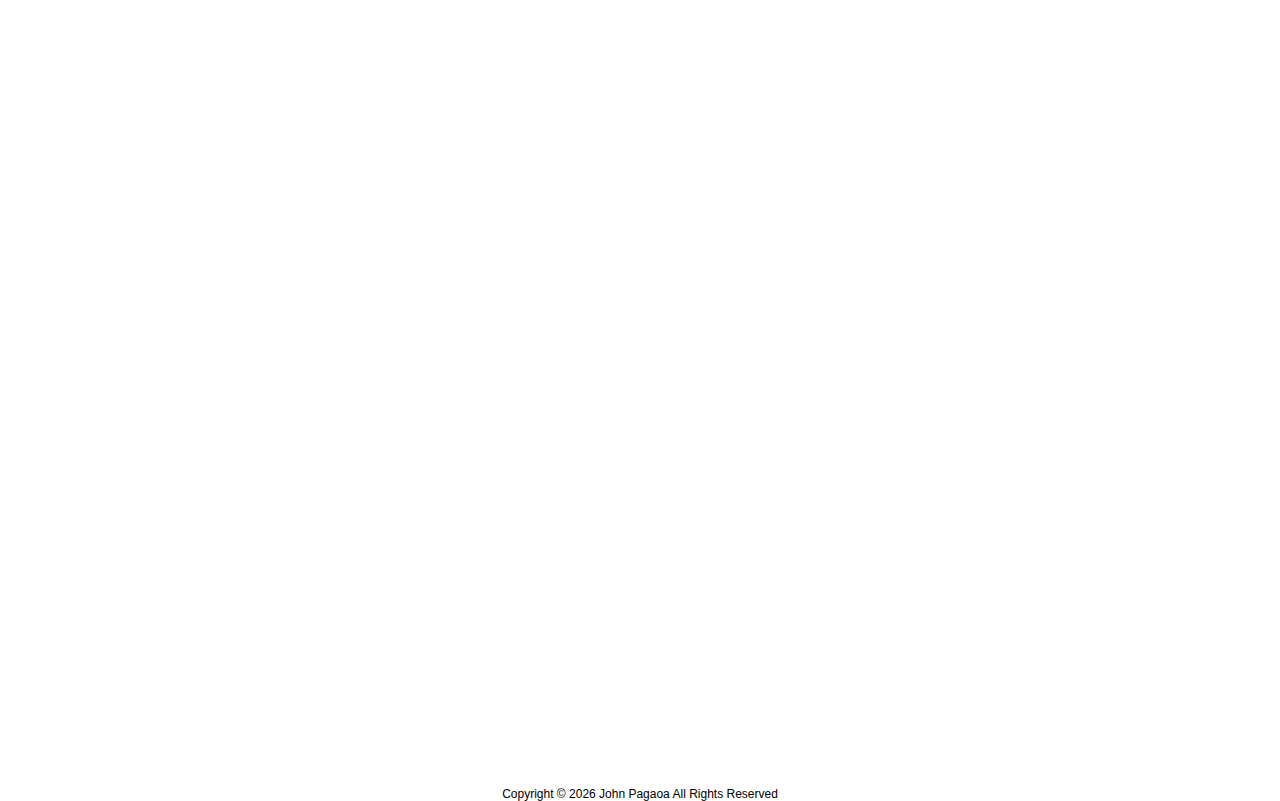
<file: pages/volt.html>
<!DOCTYPE html>
<html lang="en">
<head>
   <title>my website</title>
   <link rel="stylesheet" href="..//style.css">
   <link rel="shortcut icon" type="image/png" href="..//image/fibicon.png">
</head>
<body>
    <header>
        <h1>John Pagaoa</h1>
        
        <nav>
            <ul class="nav_links">
                <li><a href="..//index.html">Home</a></li>
                <li><a href="..//about.html">About</a></li>
            </ul>

        </nav>
        <a class="cta" href="https://www.instagram.com/john_pagaoa/" target="_blank"><button>instagram</button></a>
    </header>

     <div class="grid">
         <div class="item"><h3>Logo Exploration</h3><img class="img-sub" src="..//image/volt/volt-1.png" alt="volt logo"/></a></div>
         <div class="item-text"><p> <h2>DESIGN RATIONALE</h2>
            <h3>Overview</h3>
            <br>

            Packaging design, I  re-brand and make a new logo identity and create a new pattern. I also named this business appropriate to the logo and the business.
            <br>
            <br>
            The theme of this brand is simplistic, memorable, and timeless. The process for this business is to showcase their product with their variety of colours. You can also customize colour base on your preferred style. For that, I wanna show on an advertisement(magazine, street poster and commercial) flexibility, customizable and modern feeling. 
            </p></a></div>
         <div class="item"><h3>Poster</h3><img class="img-sub" src="..//image/volt/volt-2.png" alt="volt logo"/></a></div>
         <div class="item"><h3>Packaging Design</h3><img class="img-sub" src="..//image/volt/volt-3.png" alt="volt logo"/></a></div>
         <div class="item"><img src="..//image/logo/volt.png" alt="volt logo"/></a></div>
     </div>


     <footer id="footer">
        <p>Copyright &copy; <script>document.write(new Date().getFullYear())</script> John Pagaoa All Rights Reserved</p>
        

    </footer>
    </div>
</file>
<file: style.css>
*{
    box-sizing: border-box;
    padding-top: 5px;
    margin:0;
    background-color: rgb(255, 255, 255);
    font-family: "montserrat", sans-serif;
    font-weight: 400;
    font-size: 12px;
}

li, a, button{
    font-family: "montserrat", sans-serif;
    font-weight: 500;
    font-size: 14px;
    color:black;
    text-decoration: none;
    padding-top:10px;
    
}
header{
    display: flex;
    justify-content: flex-end;
    align-items: center;
    padding: 20px 5%;
}


h1{
    font-family: "montserrat", sans-serif;
    font-size: 20px;
    margin-right: auto;
    justify-content: center;
    text-align: center;
    color: rgb(168, 14, 6);
    font-weight: 700;
    padding-left: 10px;
    
}

h2{
   
    font-family: "montserrat", sans-serif;
    font-size: 18px;
    margin-right: auto;
    justify-content: center;
    text-align: center;
    color: rgb(0, 0, 0);
    font-weight: bold;

}

h3{
    font-family: "montserrat", sans-serif;
    font-size: 16px;
    margin-right: auto;
    text-align: left;
    color: rgb(0, 0, 0);
    font-weight: 600;
    padding-top: 10px;
    text-decoration: underline solid gray;
}


h4{
    font-family: "montserrat", sans-serif;
    font-size: 14px;
    margin-right: auto;
    text-align: left;
    color: rgb(0, 0, 0);
    font-weight: 600;
    padding: 15px 0px; 
}

.nav_links {
    list-style: none;
}

.nav_links li {
    display: inline-block;
    padding: 0px 5px;

   
    
} 

.nav_links li a{
    transition: all 0.3s ease 0s;
    
}

.nav_links li a:hover {
    color:rgb(168, 14, 6);
    text-decoration: underline  solid rgb(168, 14, 6);
    font-weight: bold;
    
    
}



button {
    margin-left: 20px;
    padding: 9px 25px;
    background-color: white;
    border: none;
    border-radius: 50px;
    cursor: pointer;
    transition: all 0.3s ease 0s;
}

.main {
    position: absolute;
    justify-content: center;
    align-self: center;
    margin-top: 10px;
    background-color: rgb(255, 255, 255);
    width: 100vw;
    display: grid;
    grid-template-columns: repeat(auto-fill,minmax(300px,300px));
    column-gap: 30px;
    row-gap: 30px;
    
    
}

.img-logo {
    width: 300px;
    height: 300px;
    object-fit: cover;
    object-position: center;
    background-color: rgb(247, 247, 247);

}

.img-logo:hover {
    filter: none;
    cursor: pointer;
    background-color: white;
    height: 305px;
    transform: all 0.3s ease 0.3s;

}

img {
    width: 300px;
    height: 300px;
    object-fit: cover;
    object-position: center;
    background-color: white;

}


button:hover {
    background-color:  rgb(168, 14, 6);
    target-new:tab;
    font-weight: bold;
    color: white;
}



/* features grid container*/

.grid {
    display: grid;
    grid-template-columns: 1fr;
    grid-gap: 50px;
    padding: 1em;
    margin: 10px;
    background-color:rgb(255, 255, 255);
    width: 600px;
    height: auto;
      
}




@media  (min-width: 700px) {
    .grid {
        grid-template-columns: repeat(2, 1fr);
        grid-template-rows: repeat(2, 1fr);
        margin: 20px;
        display: block;
  margin-left: auto;
  margin-right: auto;
    
  
        
    }
    .img-sub{
        height: 700px;
        width: auto;

}

@media  (min-width: 1200px) {
    .grid {
        grid-template-columns: 1fr;
        grid-template-rows: 1fr;
        margin-left: 30%;
        margin-right: 30%;
    }
    .img-sub{
        height: 800px;
        width: auto;

    }
    

}

.item-text { 
    grid-row-start: 1;
    grid-row-end: 3;
    padding: 10px;

    
}

.item:nth-child(3){
    border: 0px solid black;
    padding: 0.5em;
   
    

     
}



#footer {
    position: absolute;
    margin-top: 800px;
    width: 100%;
    text-align: center;
    justify-content: center;


}
</file>
